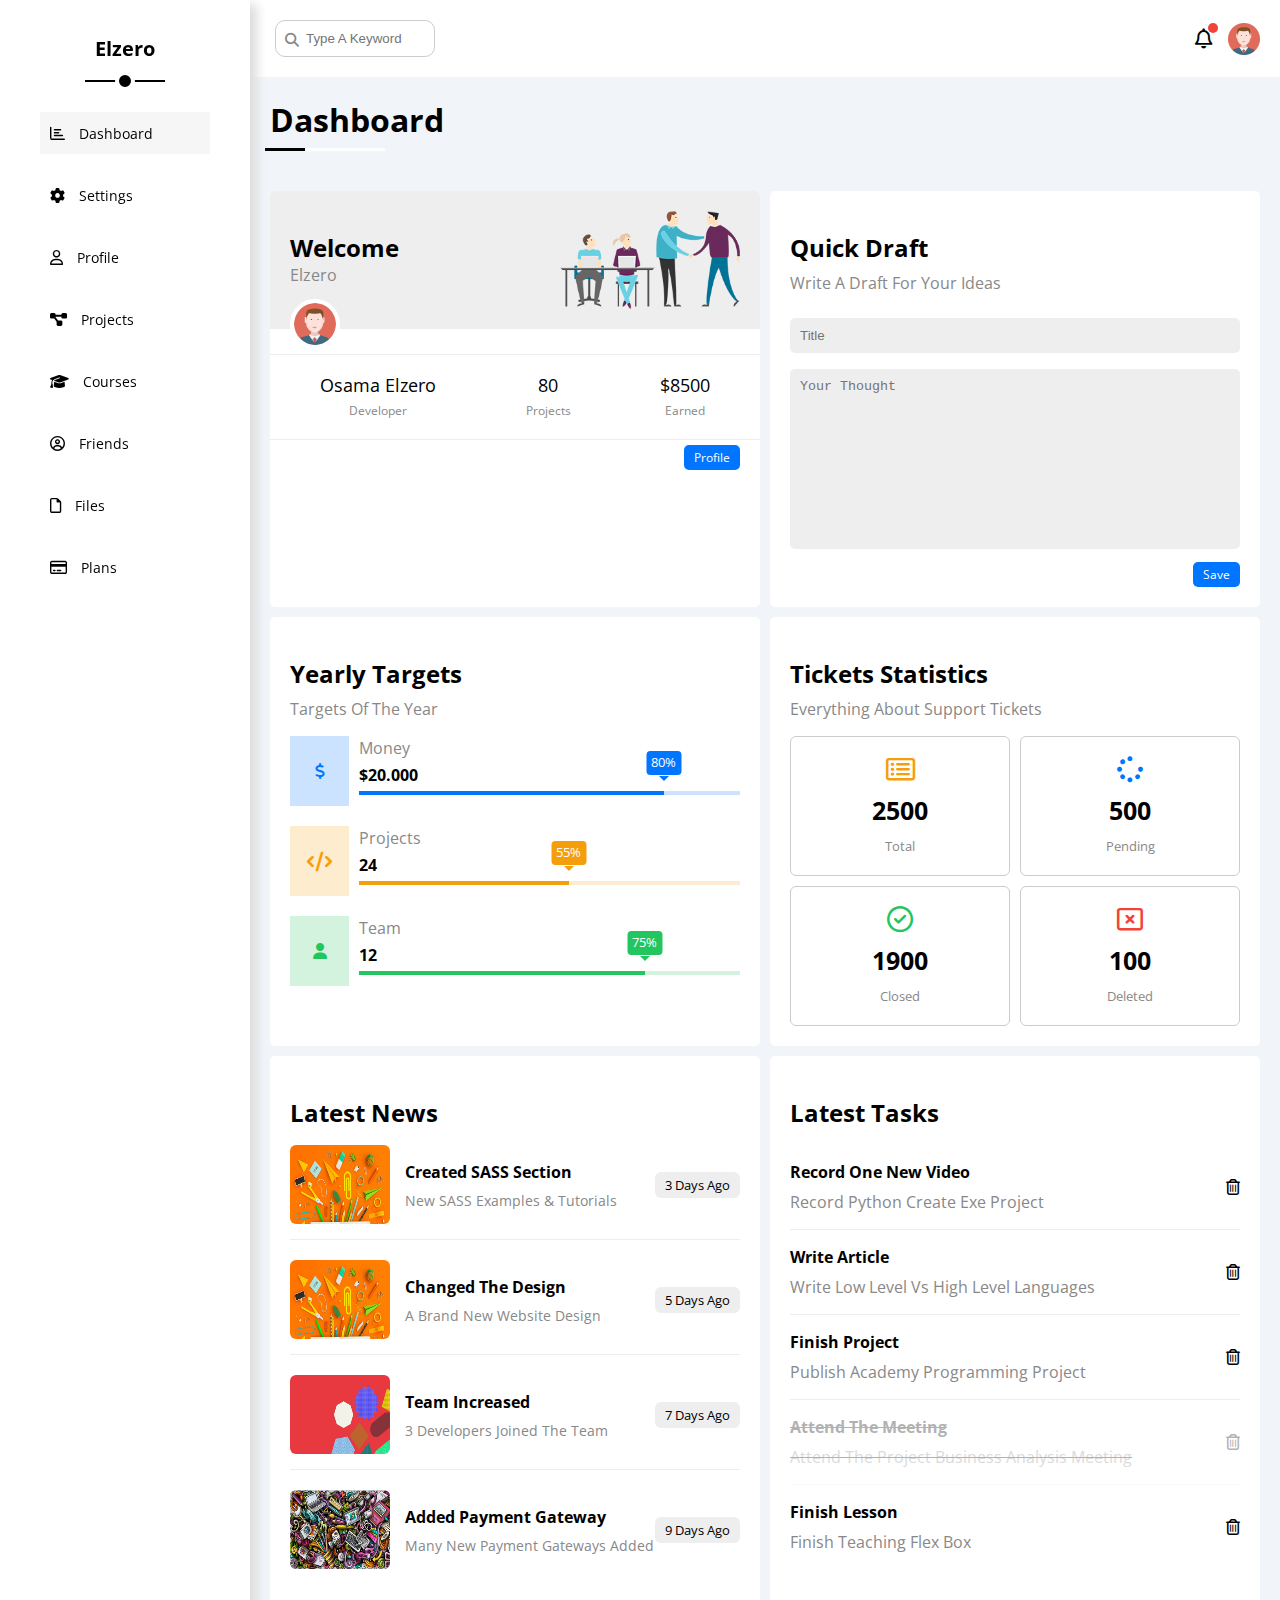
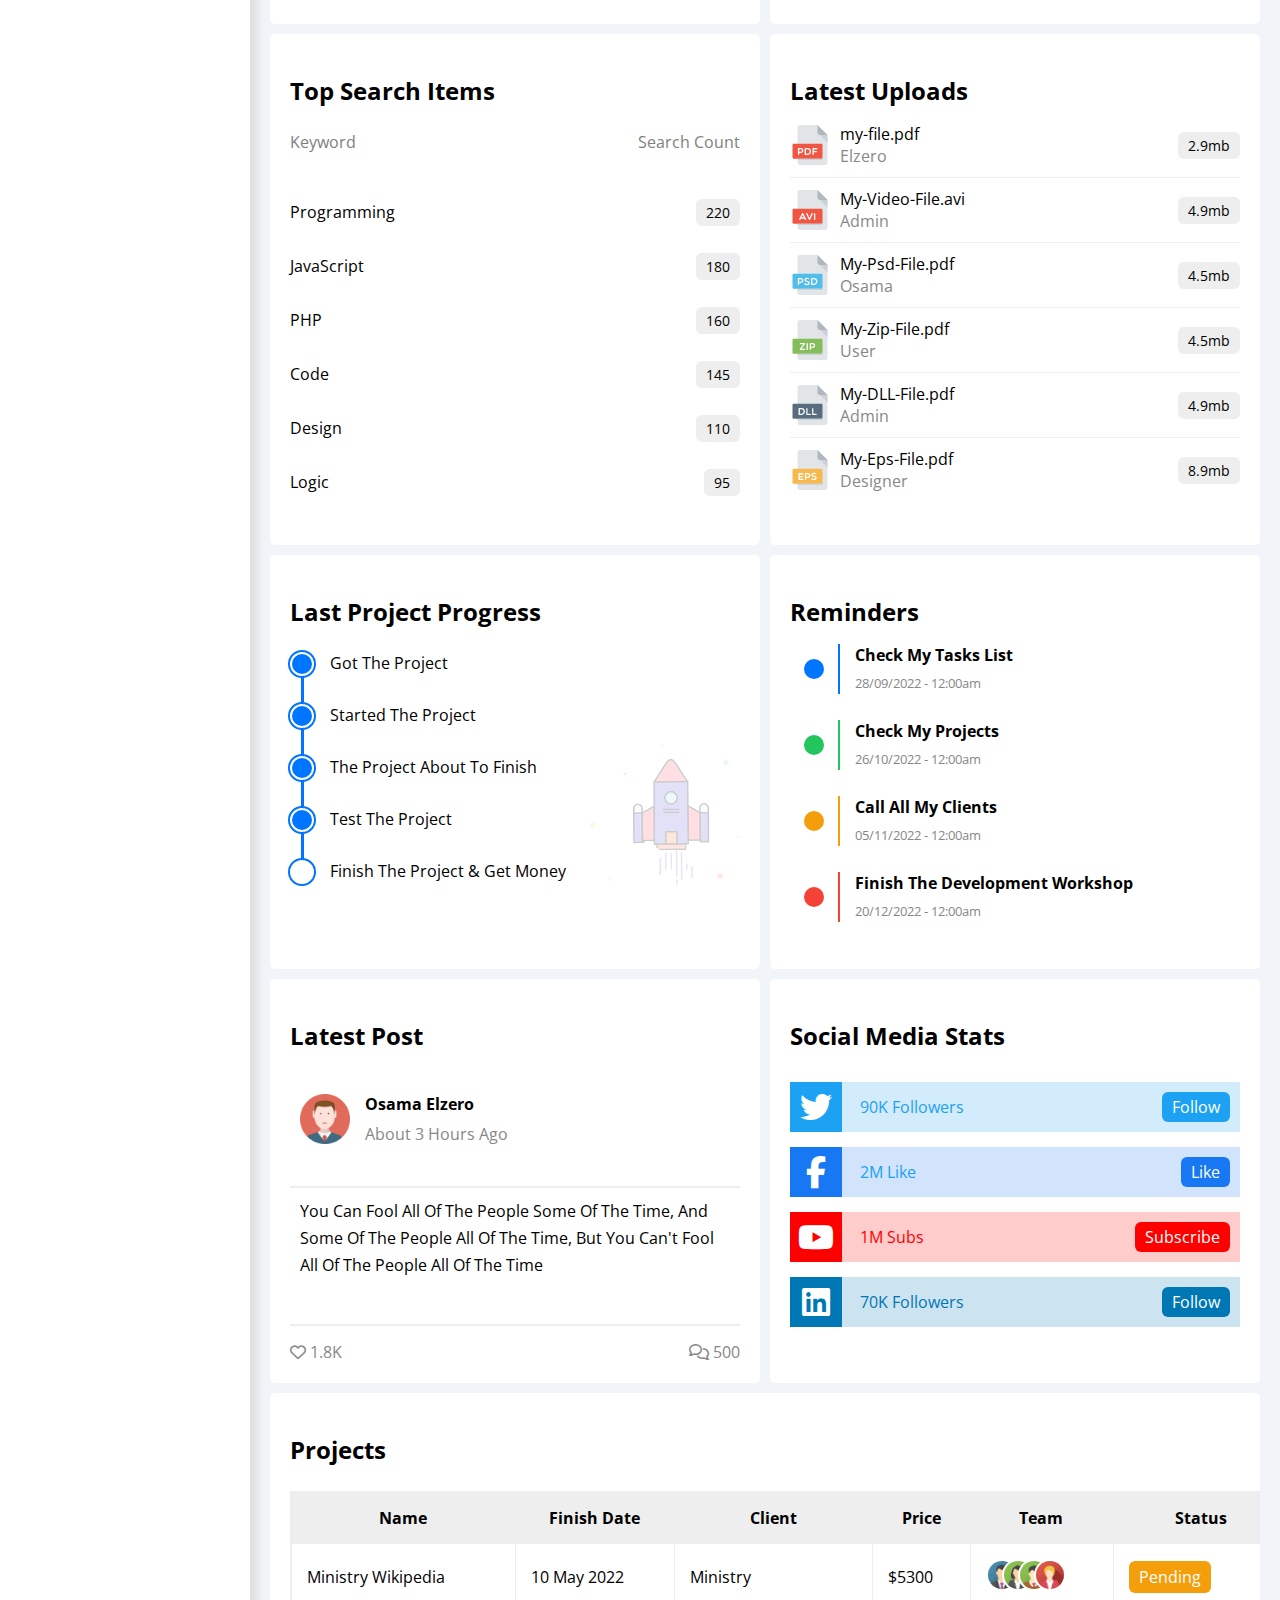
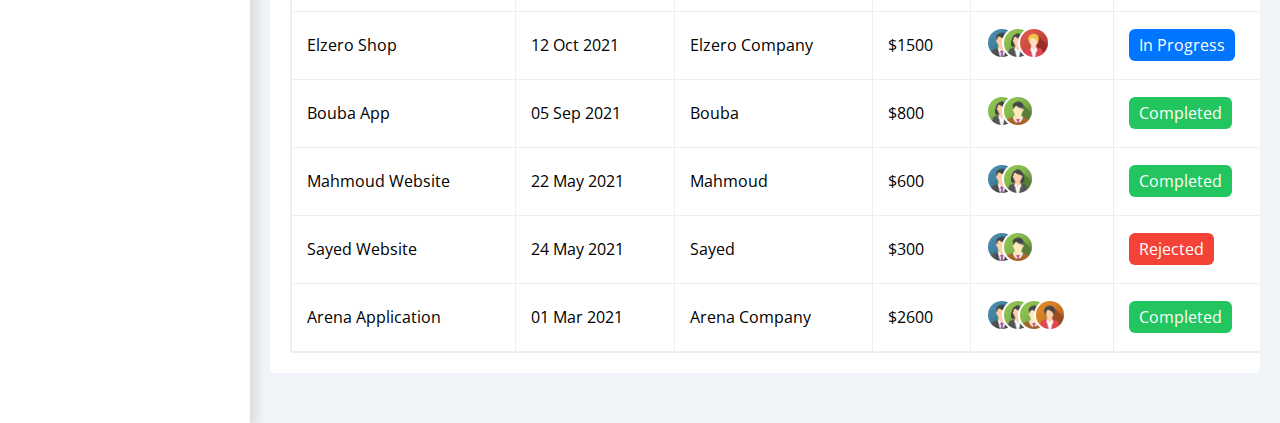
<file: index.html>
<!DOCTYPE html>

<html lang="en">

<head>
  <meta charset="UTF-8" />
  <meta http-equiv="X-UA-Compatible" content="IE=edge" />
  <meta name="viewport" content="width=device-width, initial-scale=1.0" />
  <title>Dashboard</title>
  <link rel="stylesheet" href="css/all.min.css" />
  <link rel="stylesheet" href="css/dashboard.css" />
  <link rel="preconnect" href="https://fonts.googleapis.com" />
  <link rel="preconnect" href="https://fonts.gstatic.com" crossorigin />
  <link href="https://fonts.googleapis.com/css2?family=Open+Sans:wght@300;500&#038;display=swap" rel="stylesheet" />
</head>


  <body>

    <div class="page">

    <div class="sidebar">
      <h3>Elzero</h3>
      <ul>
        <li>
          <a class="active" href="index.html">
            <i class="fa-regular fa-chart-bar"></i>
            <span>Dashboard</span>
          </a>
        </li>
        <li>
          <a href="settings.html">
            <i class="fa-solid fa-gear"></i>
            <span>Settings</span>
          </a>
        </li>
        <li>
          <a  href="profile.html">
            <i class="fa-regular fa-user"></i>
            <span>Profile</span>
          </a>
        </li>
        <li>
          <a  href="projects.html">
            <i class="fa-solid fa-diagram-project"></i>
            <span>Projects</span>
          </a>
        </li>
        <li>
          <a  href="courses.html">
            <i class="fa-solid fa-graduation-cap"></i>
            <span>Courses</span>
          </a>
        </li>
        <li>
          <a href="friends.html">
            <i class="fa-regular fa-circle-user"></i>
            <span>Friends</span>
          </a>
        </li>
        <li>
          <a href="files.html">
            <i class="fa-regular fa-file"></i>
            <span>Files</span>
          </a>
        </li>
        <li>
          <a  href="plans.html">
            <i class="fa-regular fa-credit-card"></i>
            <span>Plans</span>
          </a>
        </li>
      </ul>

    </div>
    

    <div class="container">
      
      <div class="header">

        <div class="search-wrapper">
        <input type="search" placeholder="Type A Keyword">
        </div>

        <div class="icon">
          <span class="notification">
            <i class="fa-regular fa-bell fa-lg"></i>
          </span>

          <img class="prof" decoding="async" src="imgs/avatar.png" alt="avatar">
        </div>

      </div>

      <h1>Dashboard</h1>
      <div class="dashboard content">

        <div class="first">

         <div class="welcome">
          <div class="text">
          <h2>welcome</h2>
          <p>Elzero</p>
          </div>

          <img decoding="async" src="imgs/welcome.png" alt="welcome">
        </div>

        <div class="avatar">
          <img decoding="async" src="imgs/avatar.png" alt="avatar">
        </div>

        <div class="achi">
          <div>
          <h3>Osama Elzero</h3>
          <p>Developer<p>
          </div>

          <div>
          <h3>80</h3>
          <p>Projects</p>
          </div>

          <div>
          <h3>$8500</h3>
          <p>Earned</p>
          </div>
        </div>
        <div class="link"><a href="profile.html">profile</a></div>

        </div>

        <div class="second">
           <div class="text">
            <h2> Quick Draft</h2>
            <p>Write A Draft For Your Ideas</p>
            </div>
            <input class="title" type="text" placeholder="Title">
            <textarea class="thought"  placeholder="Your Thought"></textarea>
            <div class="link"><a href="profile.html">save</a></div>
        </div>

        <div class="third">
          <div class="text">
            <h2> yearly targets</h2>
            <p>targets of the year</p>
          </div>  

          <div class="box first-element">
            <div class="icon"><i class="fa-solid fa-dollar-sign"></i></div>
              <div class="stat">
                <p>money</p>
                <h4>$20.000</h4>
                <div class="percent"><div></div></div>
              </div>

            </div>

            <div class="box second-element">
              <div class="icon"><i class="fa-solid fa-code fa-lg c-orange"></i></div>
                <div class="stat">
                  <p>projects</p>
                  <h4>24</h4>
                  <div class="percent"><div></div></div>
                </div>
  
              </div>
  
              <div class="box third-element">
                <div class="icon"><i class="fa-solid fa-user"></i></div>
                  <div class="stat">
                    <p>team</p>
                    <h4>12</h4>
                    <div class="percent"><div></div></div>
                  </div>
    
                </div>
            </div>

       
        <div class="fourth">
          <div class="text">
            <h2>tickets statistics</h2>
            <p>everything about support tickets</p>
            </div>

            <div class="rec">
              <div class="box fst">
                <i class="fa-regular fa-rectangle-list fa-2x mb-10 c-orange"></i>
                <span>2500</span>
                Total
              </div>

              <div class="box snd">
                <i class="fa-solid fa-spinner fa-2x mb-10 c-blue"></i>
                <span>500</span>
                Pending
              </div>

              <div class="box trd p-20 rad-10 fs-13 c-grey">
                <i class="fa-regular fa-circle-check fa-2x mb-10 c-green"></i>
                <span>1900</span>
                Closed
              </div>

              <div class="box fth p-20 rad-10 fs-13 c-grey">
                <i class="fa-regular fa-rectangle-xmark fa-2x mb-10 c-red"></i>
                <span>100</span>
                Deleted
              </div>

            </div>

        </div>


        <div class="fifth">
          <div class="text">
            <h2>latest news</h2>
          </div>

          <ul>

           <li>
            <div class="box1">
              <img class="image" decoding="async" src="imgs/news-02.png">
              <div class="text"> 
              <h3>Created SASS Section</h3>
              <p>New SASS Examples & Tutorials</p>
              </div>
            </div>
            <div class="date">3 days ago</div>
           </li>
           
           <li>
            <div class="box1">
              <img class="image" decoding="async" src="imgs/news-02.png">
              <div class="text"> 
              <h3>Changed The Design</h3>
              <p>A Brand New Website Design</p>
              </div>
            </div>
            <div class="date">5 days ago</div>
           </li>

           <li>
            <div class="box1">
              <img class="image" decoding="async" src="imgs/news-03.png">
              <div class="text"> 
              <h3>Team Increased</h3>
              <p>3 Developers Joined The Team</p>
              </div>
            </div>
            <div class="date">7 days ago</div>
           </li>

           <li>
            <div class="box1">
              <img class="image" decoding="async" src="imgs/news-04.png">
              <div class="text"> 
              <h3>Added Payment Gateway</h3>
              <p>Many New Payment Gateways Added</p>
              </div>
            </div>
            <div class="date">9 days ago</div>
           </li>

          </ul>

        </div>



        <div class="sixth">
          <div class="text">
            <h2>latest tasks</h2>
          </div>
          <ul>
            <li>
              <div class="text">
              <h3>Record One New Video</h3>
              <p>Record Python Create Exe Project</p>
              </div>
              <i class="fa-regular fa-trash-can delete"></i>
            </li>


            <li>
              <div class="text">
              <h3>Write Article</h3>
              <p>Write Low Level vs High Level Languages</p>
              </div>
              <i class="fa-regular fa-trash-can delete"></i>
            </li>

            <li>
              <div class="text">
              <h3>Finish Project</h3>
              <p>Publish Academy Programming Project</p>
              </div>
              <i class="fa-regular fa-trash-can delete"></i>
            </li>

            <li class="cancelled">
              <div class="text">
              <h3>Attend The Meeting</h3>
              <p>Attend The Project Business Analysis Meeting</p>
              </div>
              <i class="fa-regular fa-trash-can delete"></i>
            </li>

            <li>
              <div class="text">
              <h3>Finish Lesson</h3>
              <p>Finish Teaching Flex Box</p>
              </div>
              <i class="fa-regular fa-trash-can delete"></i>
            </li>


          </ul>

        </div>


        <div class="seventh">
          <div class="text">
            <h2>Top Search Items</h2>
          </div>
          <div class="key">
            <p>keyword</p>
            <p>Search Count</p>
          </div>

          <ul>
            <li>
              <p>Programming</p>
              <div class="stat">220</div>
            </li>

            <li>
              <p>JavaScript</p>
              <div class="stat">180</div>
            </li>
            <li>
              <p>PHP</p>
              <div class="stat">160</div>
            </li>

            <li>
              <p>Code</p>
              <div class="stat">145</div>
            </li>

            <li>
              <p>Design</p>
              <div class="stat">110</div>
            </li>

            <li>
              <p>Logic</p>
              <div class="stat">95</div>
            </li>

          </ul>
        </div>



        <div class="eighth">
          <div class="text">
            <h2>latest uploads</h2>
          </div>

          <ul>

            <li>
             <div class="files">
              <img  class="image"  decoding="async" src="imgs/pdf.svg" alt="pdf-file">
              <div class="name">
                <p>my-file.pdf</p>
                <p>Elzero</p>
              </div>
             </div>
              <div class="stat">2.9mb</div>
            </li>

            <li>
              <div class="files">
               <img  class="image"  decoding="async" src="imgs/avi.svg" alt="video-file">
               <div class="name">
                 <p>My-Video-File.avi</p>
                 <p>Admin</p>
               </div>
              </div>
               <div class="stat">4.9mb</div>
             </li>

             <li>
              <div class="files">
               <img  class="image"  decoding="async" src="imgs/psd.svg" alt="pdf-file">
               <div class="name">
                 <p>My-Psd-File.pdf</p>
                 <p>Osama</p>
               </div>
              </div>
               <div class="stat">4.5mb</div>
             </li>

             <li>
              <div class="files">
               <img  class="image"  decoding="async" src="imgs/zip.svg" alt="zip-file">
               <div class="name">
                 <p>My-Zip-File.pdf</p>
                 <p>User</p>
               </div>
              </div>
               <div class="stat">4.5mb</div>
             </li>

             <li>
              <div class="files">
               <img  class="image"  decoding="async" src="imgs/dll.svg" alt="dll-file">
               <div class="name">
                 <p>My-DLL-File.pdf</p>
                 <p>Admin</p>
               </div>
              </div>
               <div class="stat">4.9mb</div>
             </li>

             <li>
              <div class="files">
               <img  class="image"  decoding="async" src="imgs/eps.svg" alt="eps-file">
               <div class="name">
                 <p>My-Eps-File.pdf</p>
                 <p>Designer</p>
               </div>
              </div>
               <div class="stat">8.9mb</div>
             </li>


          </ul>
        </div>



        <div class="ninth">
          <div class="text">
            <h2>Last Project Progress</h2>
          </div>
     <div class="info">
          <ul>

            <li>
              <p>got the project</p>
            </li>

            <li>
              <p>Started The Project</p>
            </li>


            <li>
              <p>The Project About To Finish</p>
            </li>


            <li>
              <p>Test The Project</p>
            </li>


            <li>
              <p>Finish The Project & Get Money</p>
            </li>

          </ul>
          <img class="image" decoding="async" src="imgs/project.png" alt="image">

     </div>
        </div>

        <div class="tenth">
          <div class="text">
            <h2>reminders</h2>
          </div>
          <ul>

            <li>
              <div class="square"><div></div></div>
              <div class="text">
                <h3>Check My Tasks List</h3>
                <p>28/09/2022 - 12:00am</p>
              </div>
            </li>

            <li>
              <div class="square"><div></div></div>
              <div class="text">
                <h3>Check My Projects</h3>
                <p>26/10/2022 - 12:00am</p>
              </div>
            </li>

            <li>
              <div class="square"><div></div></div>
              <div class="text">
                <h3>Call All My Clients</h3>
                <p>05/11/2022 - 12:00am</p>
              </div>
            </li>

            <li>
              <div class="square"><div></div></div>
              <div class="text">
                <h3>Finish The Development Workshop</h3>
                <p>20/12/2022 - 12:00am</p>
              </div>
            </li>


          </ul>
        </div>

        <div class="eleventh">
          <div class="text">
            <h2>latest post</h2>
          </div>
          <div class="prof">
           <img class="image" decoding="async" src="imgs/avatar.png">
            <div class="text">
              <h3>Osama Elzero</h3>
              <p>About 3 Hours Ago</p>
            </div>
          </div>

          <div class="info">
            You Can Fool All Of The People Some Of The Time, And Some Of The People All Of The Time, But You Can't Fool All Of The People All Of The Time
          </div>
          
          <div class="reacts">
            <div class="likes">
              <i class="fa-regular fa-heart"></i>
              <span>1.8K</span>
            </div>

            <div class="likes">
              <i class="fa-regular fa-comments"></i>
              <span>500</span>
            </div>

          </div>

        </div>

        <div class="twenth">
          <div class="text">
            <h2>social media stats</h2>
          </div>

          <div class="twitt">
            
              <i  class="fa-brands fa-twitter fa-2x c-white h-full center-flex"></i>
              <span>90K Followers</span>
           

            <a class="btn">Follow</a>
          </div>


          <div class="face">
            
            <i class="fa-brands fa-facebook-f fa-2x c-white h-full center-flex"></i>
            <span>2M Like</span>
         

          <a class="btn">Like</a>
        </div>

        <div class="youtube">
            
          <i class="fa-brands fa-youtube fa-2x c-white h-full center-flex"></i>
          <span>1M Subs</span>
       

        <a class="btn">Subscribe</a>
      </div>

      <div class="linkedin">
        
        <i class="fa-brands fa-linkedin fa-2x c-white h-full center-flex"></i>
        <span>70K Followers</span>
     

      <a class="btn">Follow</a>
    </div>


        </div>


        <div class="project">
          <div class="text">
            <h2>projects</h2>
          </div>

          <table>
            <thead>
              <tr>
                <th>Name</th>
                <th>Finish Date</th>
                <th>Client</th>
                <th>Price</th>
                <th>Team</th>
                <th>Status</th>
              </tr>
            </thead>
            <tbody>
            <tr>
              <td>Ministry Wikipedia	</td>
              <td>10 May 2022	</td>
              <td>Ministry</td>
              <td>$5300</td>
              <td class="image">
                <img src="imgs/team-01.png" alt="">
                <img src="imgs/team-02.png" alt="">
                <img src="imgs/team-03.png" alt="">
                <img src="imgs/team-05.png" alt="">
              </td>
              <td><div class="btn">Pending</div></td>
            </tr>

            <tr>
              <td>Elzero Shop</td>
              <td>12 Oct 2021	</td>
              <td>Elzero Company	</td>
              <td>$1500	</td>
              <td class="image">
                <img src="imgs/team-01.png" alt="">
                <img src="imgs/team-02.png" alt="">
                <img src="imgs/team-05.png" alt="">
              </td>
              <td><div class="btn">In Progress</div></td>
            </tr>

            
            <tr>
              <td>Bouba App	</td>
              <td>05 Sep 2021	</td>
              <td>Bouba</td>
              <td>$800	</td>
              <td class="image">
                <img src="imgs/team-02.png" alt="">
                <img src="imgs/team-03.png" alt="">
              </td>
              <td><div class="btn">Completed</div></td>
            </tr>

            <tr>
              <td>Mahmoud Website	</td>
              <td>22 May 2021	</td>
              <td>Mahmoud</td>
              <td>$600</td>
              <td class="image">
                <img src="imgs/team-01.png" alt="">
                <img src="imgs/team-02.png" alt="">
              </td>
              <td><div class="btn">Completed</div></td>
            </tr>

            <tr>
              <td>Sayed Website	</td>
              <td>24 May 2021	</td>
              <td>Sayed</td>
              <td>$300</td>
              <td class="image">
                <img src="imgs/team-01.png" alt="">
                <img src="imgs/team-03.png" alt="">
              </td>
              <td><div class="btn">Rejected</div></td>
            </tr>

            <tr>
              <td>Arena Application		</td>
              <td>01 Mar 2021	</td>
              <td>Arena Company	</td>
              <td>$2600	</td>
              <td class="image">
                <img src="imgs/team-01.png" alt="">
                <img src="imgs/team-02.png" alt="">
                <img src="imgs/team-03.png" alt="">
                <img src="imgs/team-04.png" alt="">
              </td>
              <td><div class="btn">Completed</div></td>
            </tr>

            </tbody>

          </table>

        </div>

      </div>

    </div>


    </div>
  
  </body>

  </html>
</file>
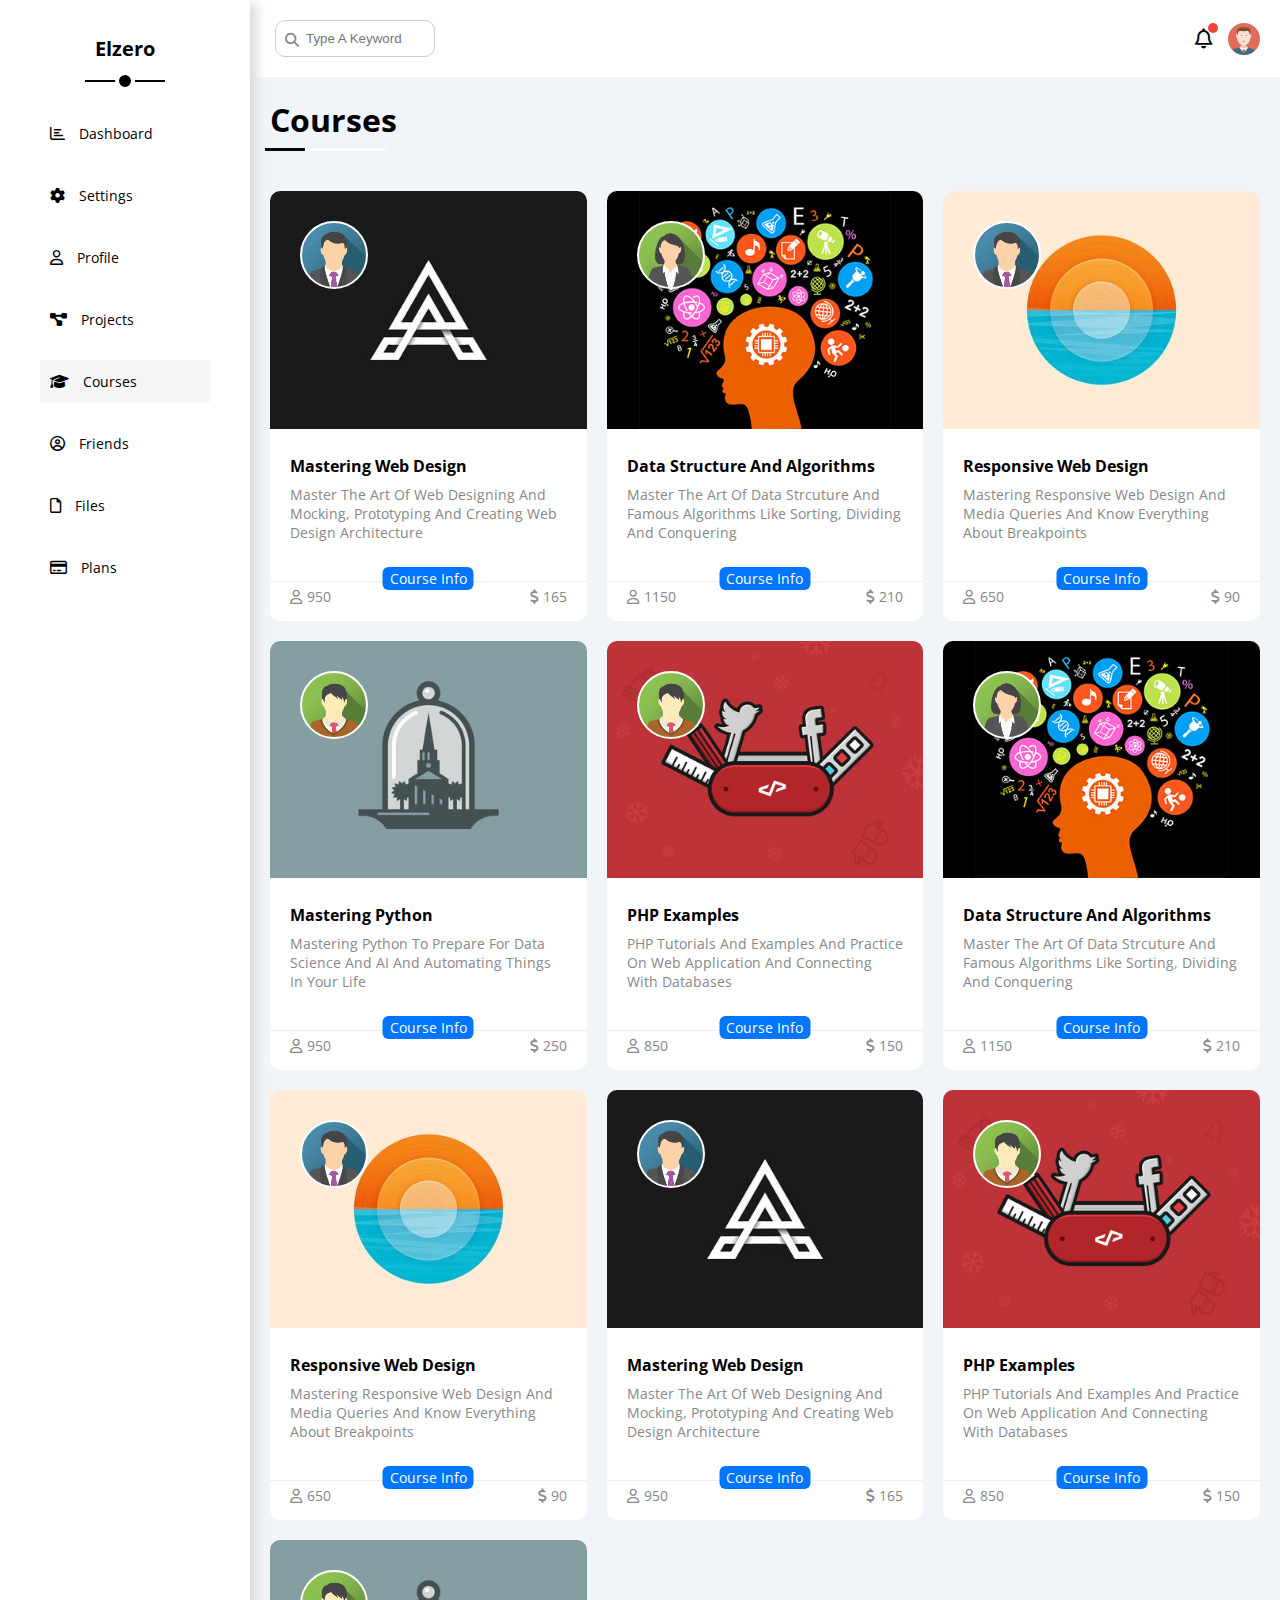
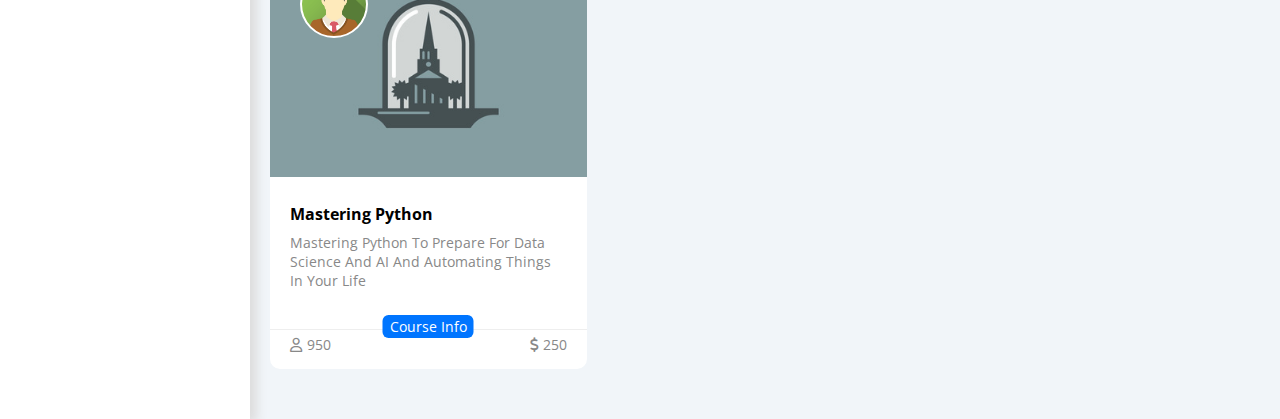
<file: courses.html>
<!DOCTYPE html>

<html lang="en">

<head>
  <meta charset="UTF-8" />
  <meta http-equiv="X-UA-Compatible" content="IE=edge" />
  <meta name="viewport" content="width=device-width, initial-scale=1.0" />
  <title>Courses</title>
  <link rel="stylesheet" href="css/all.min.css" />
  <link rel="stylesheet" href="css/courses.css" />
  <link rel="preconnect" href="https://fonts.googleapis.com" />
  <link rel="preconnect" href="https://fonts.gstatic.com" crossorigin />
  <link href="https://fonts.googleapis.com/css2?family=Open+Sans:wght@300;500&#038;display=swap" rel="stylesheet" />
</head>


  <body>

    <div class="page">

    <div class="sidebar">
      <h3>Elzero</h3>
      <ul>
        <li>
          <a  href="index.html">
            <i class="fa-regular fa-chart-bar"></i>
            <span>Dashboard</span>
          </a>
        </li>
        <li>
          <a  href="settings.html">
            <i class="fa-solid fa-gear"></i>
            <span>Settings</span>
          </a>
        </li>
        <li>
          <a  href="profile.html">
            <i class="fa-regular fa-user"></i>
            <span>Profile</span>
          </a>
        </li>
        <li>
          <a   href="projects.html">
            <i class="fa-solid fa-diagram-project"></i>
            <span>Projects</span>
          </a>
        </li>
        <li>
          <a class="active" href="courses.html">
            <i class="fa-solid fa-graduation-cap"></i>
            <span>Courses</span>
          </a>
        </li>
        <li>
          <a href="friends.html">
            <i class="fa-regular fa-circle-user"></i>
            <span>Friends</span>
          </a>
        </li>
        <li>
          <a href="files.html">
            <i class="fa-regular fa-file"></i>
            <span>Files</span>
          </a>
        </li>
        <li>
          <a  href="plans.html">
            <i class="fa-regular fa-credit-card"></i>
            <span>Plans</span>
          </a>
        </li>
      </ul>

    </div>
    

    <div class="container">
      
      <div class="header">

        <div class="search-wrapper">
        <input type="search" placeholder="Type A Keyword">
        </div>

        <div class="icon">
          <span class="notification">
            <i class="fa-regular fa-bell fa-lg"></i>
          </span>

          <img class="prof" decoding="async" src="imgs/avatar.png" alt="avatar">
        </div>

      </div>

      <h1>Courses</h1>
      <div class="courses content">


        <div>
            <img class="image" decoding="async" src="imgs/course-01.jpg">
          
            <div class="text">
            <h3>Mastering Web Design</h3>
            <p>Master The Art Of Web Designing And Mocking, Prototyping And Creating Web Design Architecture</p>
            </div>

            <div class="stats">
                <span><i class="fa-regular fa-user"></i>950</span>
                <span><i class="fa-solid fa-dollar-sign"></i>165</span>
            </div>
        </div>

        <div>
          <img class="image" decoding="async" src="imgs/course-02.jpg">
        
          <div class="text">
          <h3>Data Structure And Algorithms</h3>
          <p>Master The Art Of Data Strcuture And Famous Algorithms Like Sorting, Dividing And Conquering</p>
          </div>

          <div class="stats">
              <span><i class="fa-regular fa-user"></i>1150</span>
              <span><i class="fa-solid fa-dollar-sign"></i>210</span>
          </div>
      </div>

      <div>
        <img class="image" decoding="async" src="imgs/course-03.jpg">
      
        <div class="text">
        <h3>Responsive Web Design</h3>
        <p>Mastering Responsive Web Design And Media Queries And Know Everything About Breakpoints</p>
        </div>

        <div class="stats">
            <span><i class="fa-regular fa-user"></i>650</span>
            <span><i class="fa-solid fa-dollar-sign"></i>90</span>
        </div>
    </div>


    <div>
      <img class="image" decoding="async" src="imgs/course-04.jpg">
    
      <div class="text">
      <h3>Mastering Python</h3>
      <p>Mastering Python To Prepare For Data Science And AI And Automating Things in Your Life</p>
      </div>

      <div class="stats">
          <span><i class="fa-regular fa-user"></i>950</span>
          <span><i class="fa-solid fa-dollar-sign"></i>250</span>
      </div>
  </div>

  <div>
    <img class="image" decoding="async" src="imgs/course-05.jpg">
  
    <div class="text">
    <h3>PHP Examples</h3>
    <p>PHP Tutorials And Examples And Practice On Web Application And Connecting With Databases</p>
    </div>

    <div class="stats">
        <span><i class="fa-regular fa-user"></i>850</span>
        <span><i class="fa-solid fa-dollar-sign"></i>150</span>
    </div>
</div>

<div>
  <img class="image" decoding="async" src="imgs/course-02.jpg">

  <div class="text">
  <h3>Data Structure And Algorithms</h3>
  <p>Master The Art Of Data Strcuture And Famous Algorithms Like Sorting, Dividing And Conquering</p>
  </div>

  <div class="stats">
      <span><i class="fa-regular fa-user"></i>1150</span>
      <span><i class="fa-solid fa-dollar-sign"></i>210</span>
  </div>
</div>


<div>
  <img class="image" decoding="async" src="imgs/course-03.jpg">

  <div class="text">
  <h3>Responsive Web Design</h3>
  <p>Mastering Responsive Web Design And Media Queries And Know Everything About Breakpoints</p>
  </div>

  <div class="stats">
      <span><i class="fa-regular fa-user"></i>650</span>
      <span><i class="fa-solid fa-dollar-sign"></i>90</span>
  </div>
</div>

<div>
  <img class="image" decoding="async" src="imgs/course-01.jpg">

  <div class="text">
  <h3>Mastering Web Design</h3>
  <p>Master The Art Of Web Designing And Mocking, Prototyping And Creating Web Design Architecture</p>
  </div>

  <div class="stats">
      <span><i class="fa-regular fa-user"></i>950</span>
      <span><i class="fa-solid fa-dollar-sign"></i>165</span>
  </div>
</div>

<div>
  <img class="image" decoding="async" src="imgs/course-05.jpg">

  <div class="text">
  <h3>PHP Examples</h3>
  <p>PHP Tutorials And Examples And Practice On Web Application And Connecting With Databases</p>
  </div>

  <div class="stats">
      <span><i class="fa-regular fa-user"></i>850</span>
      <span><i class="fa-solid fa-dollar-sign"></i>150</span>
  </div>
</div>

<div>
  <img class="image" decoding="async" src="imgs/course-04.jpg">

  <div class="text">
  <h3>Mastering Python</h3>
  <p>Mastering Python To Prepare For Data Science And AI And Automating Things in Your Life</p>
  </div>

  <div class="stats">
      <span><i class="fa-regular fa-user"></i>950</span>
      <span><i class="fa-solid fa-dollar-sign"></i>250</span>
  </div>
</div>

      </div>

    </div>


    </div>
  
  </body>

  </html>
</file>
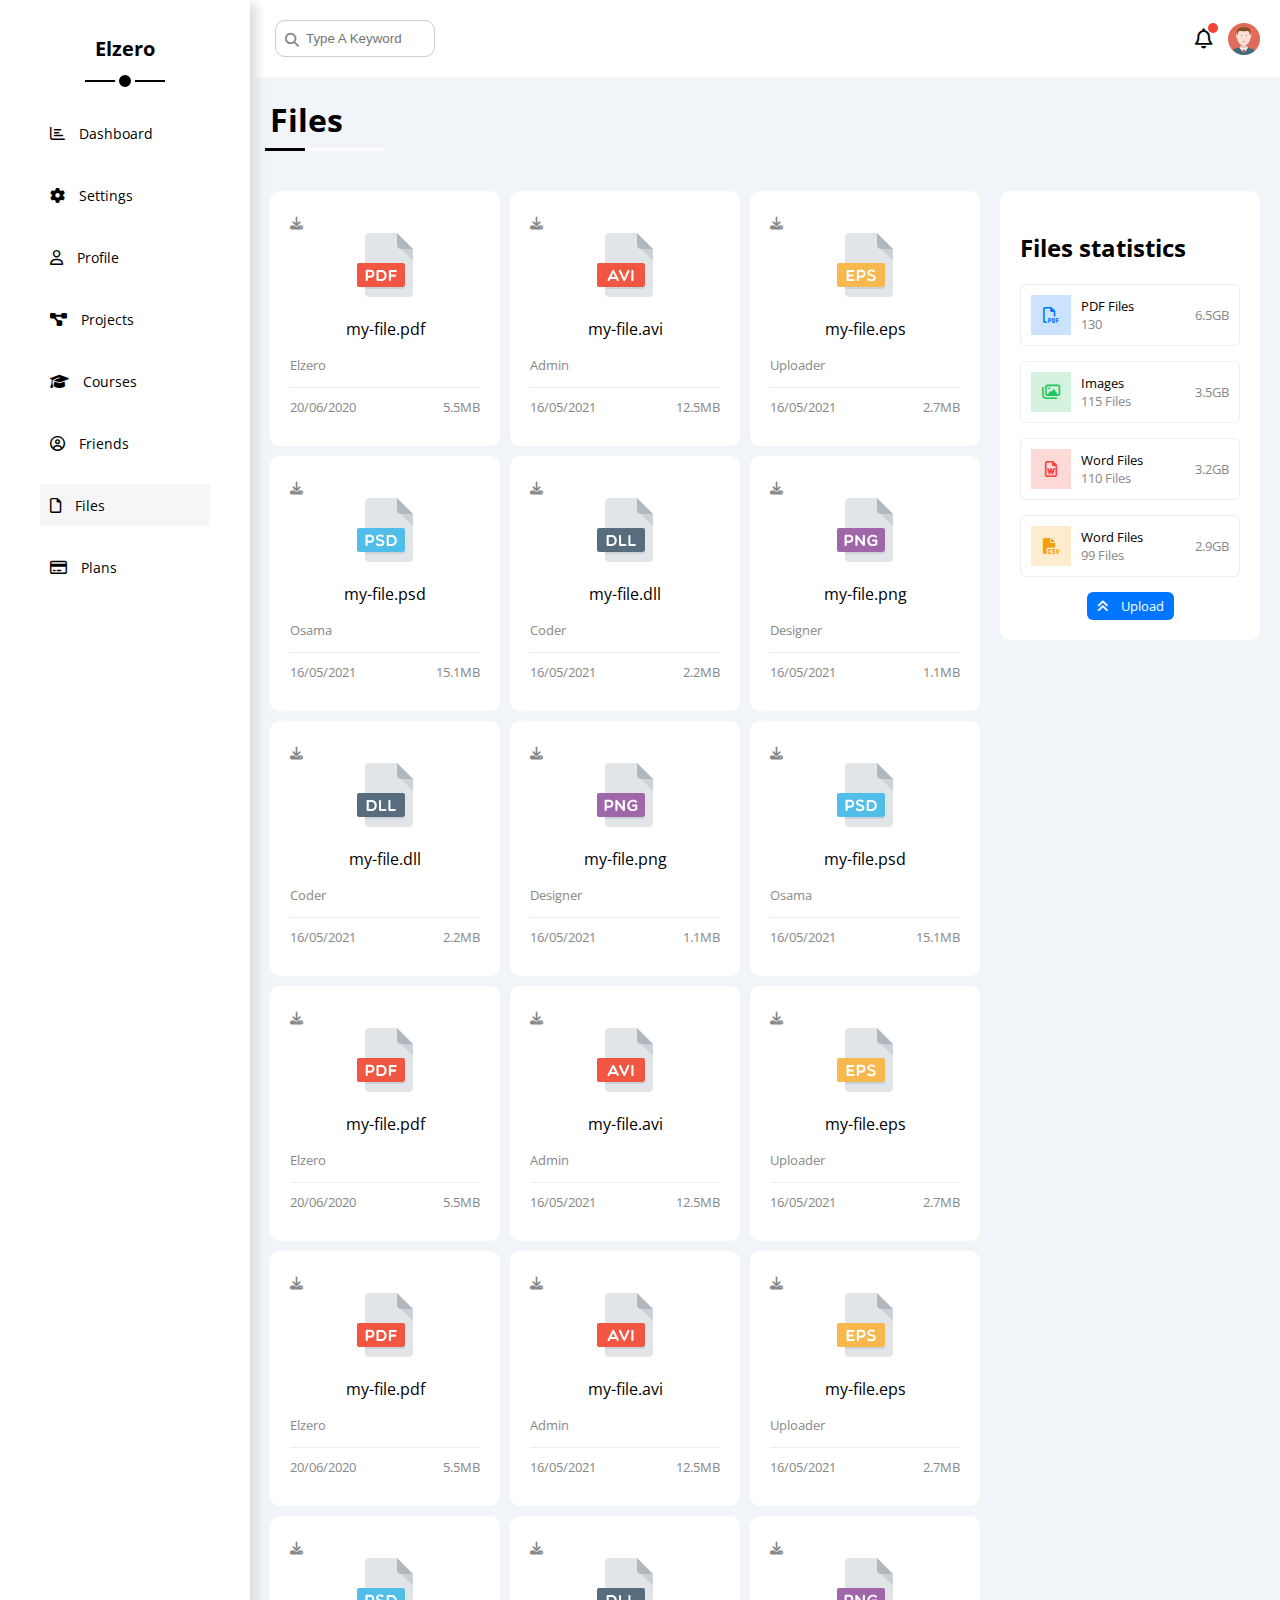
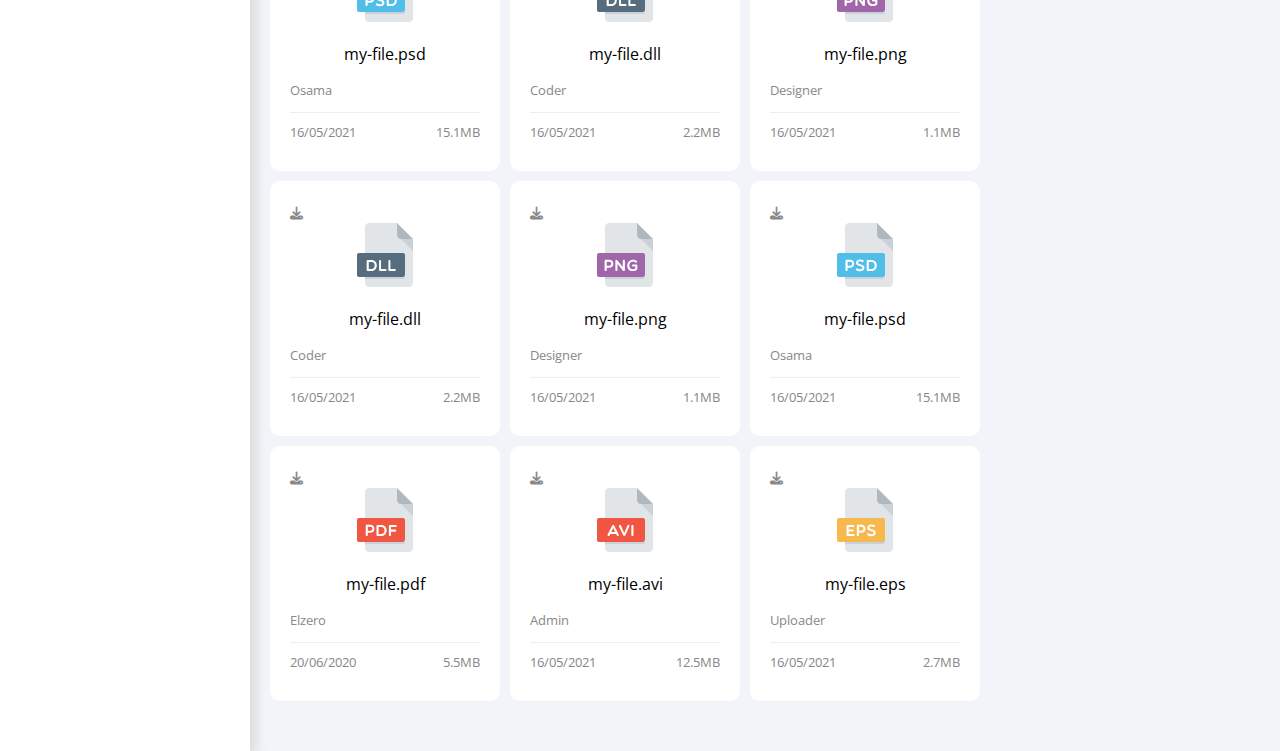
<file: files.html>
<!DOCTYPE html>

<html lang="en">

<head>
  <meta charset="UTF-8" />
  <meta http-equiv="X-UA-Compatible" content="IE=edge" />
  <meta name="viewport" content="width=device-width, initial-scale=1.0" />
  <title>Files</title>
  <link rel="stylesheet" href="css/all.min.css" />
  <link rel="stylesheet" href="css/files.css" />
  <link rel="preconnect" href="https://fonts.googleapis.com" />
  <link rel="preconnect" href="https://fonts.gstatic.com" crossorigin />
  <link href="https://fonts.googleapis.com/css2?family=Open+Sans:wght@300;500&#038;display=swap" rel="stylesheet" />
</head>


  <body>

    <div class="page">

    <div class="sidebar">
      <h3>Elzero</h3>
      <ul>
        <li>
          <a  href="index.html">
            <i class="fa-regular fa-chart-bar"></i>
            <span>Dashboard</span>
          </a>
        </li>
        <li>
          <a  href="settings.html">
            <i class="fa-solid fa-gear"></i>
            <span>Settings</span>
          </a>
        </li>
        <li>
          <a  href="profile.html">
            <i class="fa-regular fa-user"></i>
            <span>Profile</span>
          </a>
        </li>
        <li>
          <a   href="projects.html">
            <i class="fa-solid fa-diagram-project"></i>
            <span>Projects</span>
          </a>
        </li>
        <li>
          <a  href="courses.html">
            <i class="fa-solid fa-graduation-cap"></i>
            <span>Courses</span>
          </a>
        </li>
        <li>
          <a  href="friends.html">
            <i class="fa-regular fa-circle-user"></i>
            <span>Friends</span>
          </a>
        </li>
        <li>
          <a class="active" href="files.html">
            <i class="fa-regular fa-file"></i>
            <span>Files</span>
          </a>
        </li>
        <li>
          <a  href="plans.html">
            <i class="fa-regular fa-credit-card"></i>
            <span>Plans</span>
          </a>
        </li>
      </ul>

    </div>
    

    <div class="container">
      
      <div class="header">

        <div class="search-wrapper">
        <input type="search" placeholder="Type A Keyword">
        </div>

        <div class="icon">
          <span class="notification">
            <i class="fa-regular fa-bell fa-lg"></i>
          </span>

          <img class="prof" decoding="async" src="imgs/avatar.png" alt="avatar">
        </div>

      </div>

      <h1>Files</h1>
      <div class="files content">

      <div class="files-container">

        <div>
            <i class="fa-solid fa-download c-grey fs-13"></i>
            <div class="file">
                <img class="image" decoding="async" src="imgs/pdf.svg">
                <p>my-file.pdf</p>
            </div>
            <p class="c-grey fs-13">Elzero</p>
            
            <div class="date">
                <span>20/06/2020</span>
                <span>5.5MB</span>
            </div>

        </div>

        <div>
          <i class="fa-solid fa-download c-grey fs-13"></i>
          <div class="file">
              <img class="image" decoding="async" src="imgs/avi.svg">
              <p>my-file.avi</p>
          </div>
          <p class="c-grey fs-13">Admin</p>
          
          <div class="date">
              <span>16/05/2021</span>
              <span>12.5MB</span>
          </div>

      </div>


    <div>
      <i class="fa-solid fa-download c-grey fs-13"></i>
      <div class="file">
          <img class="image" decoding="async" src="imgs/eps.svg">
          <p>my-file.eps</p>
      </div>
      <p class="c-grey fs-13">Uploader</p>
      
      <div class="date">
          <span>16/05/2021</span>
          <span>2.7MB</span>
      </div>

  </div>

  <div>
    <i class="fa-solid fa-download c-grey fs-13"></i>
    <div class="file">
        <img class="image" decoding="async" src="imgs/psd.svg">
        <p>my-file.psd</p>
    </div>
    <p class="c-grey fs-13">Osama</p>
    
    <div class="date">
        <span>16/05/2021</span>
        <span>15.1MB</span>
    </div>

</div>


<div>
  <i class="fa-solid fa-download c-grey fs-13"></i>
  <div class="file">
      <img class="image" decoding="async" src="imgs/dll.svg">
      <p>my-file.dll</p>
  </div>
  <p class="c-grey fs-13">Coder</p>
  
  <div class="date">
      <span>16/05/2021</span>
      <span>2.2MB</span>
  </div>

</div>

<div>
  <i class="fa-solid fa-download c-grey fs-13"></i>
  <div class="file">
      <img class="image" decoding="async" src="imgs/png.svg">
      <p>my-file.png</p>
  </div>
  <p class="c-grey fs-13">Designer</p>
  
  <div class="date">
      <span>16/05/2021</span>
      <span>1.1MB</span>
  </div>

</div>


<div>
  <i class="fa-solid fa-download c-grey fs-13"></i>
  <div class="file">
      <img class="image" decoding="async" src="imgs/dll.svg">
      <p>my-file.dll</p>
  </div>
  <p class="c-grey fs-13">Coder</p>
  
  <div class="date">
      <span>16/05/2021</span>
      <span>2.2MB</span>
  </div>

</div>


<div>
  <i class="fa-solid fa-download c-grey fs-13"></i>
  <div class="file">
      <img class="image" decoding="async" src="imgs/png.svg">
      <p>my-file.png</p>
  </div>
  <p class="c-grey fs-13">Designer</p>
  
  <div class="date">
      <span>16/05/2021</span>
      <span>1.1MB</span>
  </div>

</div>

<div>
  <i class="fa-solid fa-download c-grey fs-13"></i>
  <div class="file">
      <img class="image" decoding="async" src="imgs/psd.svg">
      <p>my-file.psd</p>
  </div>
  <p class="c-grey fs-13">Osama</p>
  
  <div class="date">
      <span>16/05/2021</span>
      <span>15.1MB</span>
  </div>

</div>


<div>
  <i class="fa-solid fa-download c-grey fs-13"></i>
  <div class="file">
      <img class="image" decoding="async" src="imgs/pdf.svg">
      <p>my-file.pdf</p>
  </div>
  <p class="c-grey fs-13">Elzero</p>
  
  <div class="date">
      <span>20/06/2020</span>
      <span>5.5MB</span>
  </div>

</div>


<div>
  <i class="fa-solid fa-download c-grey fs-13"></i>
  <div class="file">
      <img class="image" decoding="async" src="imgs/avi.svg">
      <p>my-file.avi</p>
  </div>
  <p class="c-grey fs-13">Admin</p>
  
  <div class="date">
      <span>16/05/2021</span>
      <span>12.5MB</span>
  </div>

</div>

<div>
  <i class="fa-solid fa-download c-grey fs-13"></i>
  <div class="file">
      <img class="image" decoding="async" src="imgs/eps.svg">
      <p>my-file.eps</p>
  </div>
  <p class="c-grey fs-13">Uploader</p>
  
  <div class="date">
      <span>16/05/2021</span>
      <span>2.7MB</span>
  </div>

</div>


<div>
  <i class="fa-solid fa-download c-grey fs-13"></i>
  <div class="file">
      <img class="image" decoding="async" src="imgs/pdf.svg">
      <p>my-file.pdf</p>
  </div>
  <p class="c-grey fs-13">Elzero</p>
  
  <div class="date">
      <span>20/06/2020</span>
      <span>5.5MB</span>
  </div>

</div>


<div>
  <i class="fa-solid fa-download c-grey fs-13"></i>
  <div class="file">
      <img class="image" decoding="async" src="imgs/avi.svg">
      <p>my-file.avi</p>
  </div>
  <p class="c-grey fs-13">Admin</p>
  
  <div class="date">
      <span>16/05/2021</span>
      <span>12.5MB</span>
  </div>

</div>

<div>
  <i class="fa-solid fa-download c-grey fs-13"></i>
  <div class="file">
      <img class="image" decoding="async" src="imgs/eps.svg">
      <p>my-file.eps</p>
  </div>
  <p class="c-grey fs-13">Uploader</p>
  
  <div class="date">
      <span>16/05/2021</span>
      <span>2.7MB</span>
  </div>

</div>

<div>
  <i class="fa-solid fa-download c-grey fs-13"></i>
  <div class="file">
      <img class="image" decoding="async" src="imgs/psd.svg">
      <p>my-file.psd</p>
  </div>
  <p class="c-grey fs-13">Osama</p>
  
  <div class="date">
      <span>16/05/2021</span>
      <span>15.1MB</span>
  </div>

</div>



<div>
  <i class="fa-solid fa-download c-grey fs-13"></i>
  <div class="file">
      <img class="image" decoding="async" src="imgs/dll.svg">
      <p>my-file.dll</p>
  </div>
  <p class="c-grey fs-13">Coder</p>
  
  <div class="date">
      <span>16/05/2021</span>
      <span>2.2MB</span>
  </div>

</div>

<div>
  <i class="fa-solid fa-download c-grey fs-13"></i>
  <div class="file">
      <img class="image" decoding="async" src="imgs/png.svg">
      <p>my-file.png</p>
  </div>
  <p class="c-grey fs-13">Designer</p>
  
  <div class="date">
      <span>16/05/2021</span>
      <span>1.1MB</span>
  </div>

</div>


<div>
  <i class="fa-solid fa-download c-grey fs-13"></i>
  <div class="file">
      <img class="image" decoding="async" src="imgs/dll.svg">
      <p>my-file.dll</p>
  </div>
  <p class="c-grey fs-13">Coder</p>
  
  <div class="date">
      <span>16/05/2021</span>
      <span>2.2MB</span>
  </div>

</div>


<div>
  <i class="fa-solid fa-download c-grey fs-13"></i>
  <div class="file">
      <img class="image" decoding="async" src="imgs/png.svg">
      <p>my-file.png</p>
  </div>
  <p class="c-grey fs-13">Designer</p>
  
  <div class="date">
      <span>16/05/2021</span>
      <span>1.1MB</span>
  </div>

</div>

<div>
  <i class="fa-solid fa-download c-grey fs-13"></i>
  <div class="file">
      <img class="image" decoding="async" src="imgs/psd.svg">
      <p>my-file.psd</p>
  </div>
  <p class="c-grey fs-13">Osama</p>
  
  <div class="date">
      <span>16/05/2021</span>
      <span>15.1MB</span>
  </div>

</div>


<div>
  <i class="fa-solid fa-download c-grey fs-13"></i>
  <div class="file">
      <img class="image" decoding="async" src="imgs/pdf.svg">
      <p>my-file.pdf</p>
  </div>
  <p class="c-grey fs-13">Elzero</p>
  
  <div class="date">
      <span>20/06/2020</span>
      <span>5.5MB</span>
  </div>

</div>

<div>
  <i class="fa-solid fa-download c-grey fs-13"></i>
  <div class="file">
      <img class="image" decoding="async" src="imgs/avi.svg">
      <p>my-file.avi</p>
  </div>
  <p class="c-grey fs-13">Admin</p>
  
  <div class="date">
      <span>16/05/2021</span>
      <span>12.5MB</span>
  </div>

</div>

<div>
  <i class="fa-solid fa-download c-grey fs-13"></i>
  <div class="file">
      <img class="image" decoding="async" src="imgs/eps.svg">
      <p>my-file.eps</p>
  </div>
  <p class="c-grey fs-13">Uploader</p>
  
  <div class="date">
      <span>16/05/2021</span>
      <span>2.7MB</span>
  </div>

</div>



      </div>



      <div class="files-statistics">

      <h2>Files statistics</h2>

      <div>
        <i class="fa-regular fa-file-pdf fa-lg blue center-flex c-blue icon"></i>
        
        <div class="info">
            <span>PDF Files</span>
            <span class="c-grey d-block mt-5">130</span>
          </div>

          <div class="size c-grey">6.5GB</div>

      </div>

      <div>

        <i class="fa-regular fa-images fa-lg green center-flex c-green icon"></i>
        
        <div class="info">
            <span>Images</span>
            <span class="c-grey">115 Files</span>
          </div>

          <div class="size c-grey">3.5GB</div>

      </div>

      <div>

        <i class="fa-regular fa-file-word fa-lg"></i>
        <div class="info">
            <span>Word Files</span>
            <span class="c-grey">110 Files</span>
          </div>

          <div class="size c-grey">3.2GB</div>

      </div>

      <div>

        <i class="fa-solid fa-file-csv fa-lg"></i>
        <div class="info">
            <span>Word Files</span>
            <span class="c-grey">99 Files</span>
          </div>
          <div class="size c-grey">2.9GB</div>

      </div>

      <a class="upload bg-blue c-white fs-13 rad-6 d-block w-fit" href="#">
        <i class="fa-solid fa-angles-up icon"></i>
        Upload
      </a>


    </div>



      </div>

    </div>


    </div>
  
  </body>

  </html>
</file>
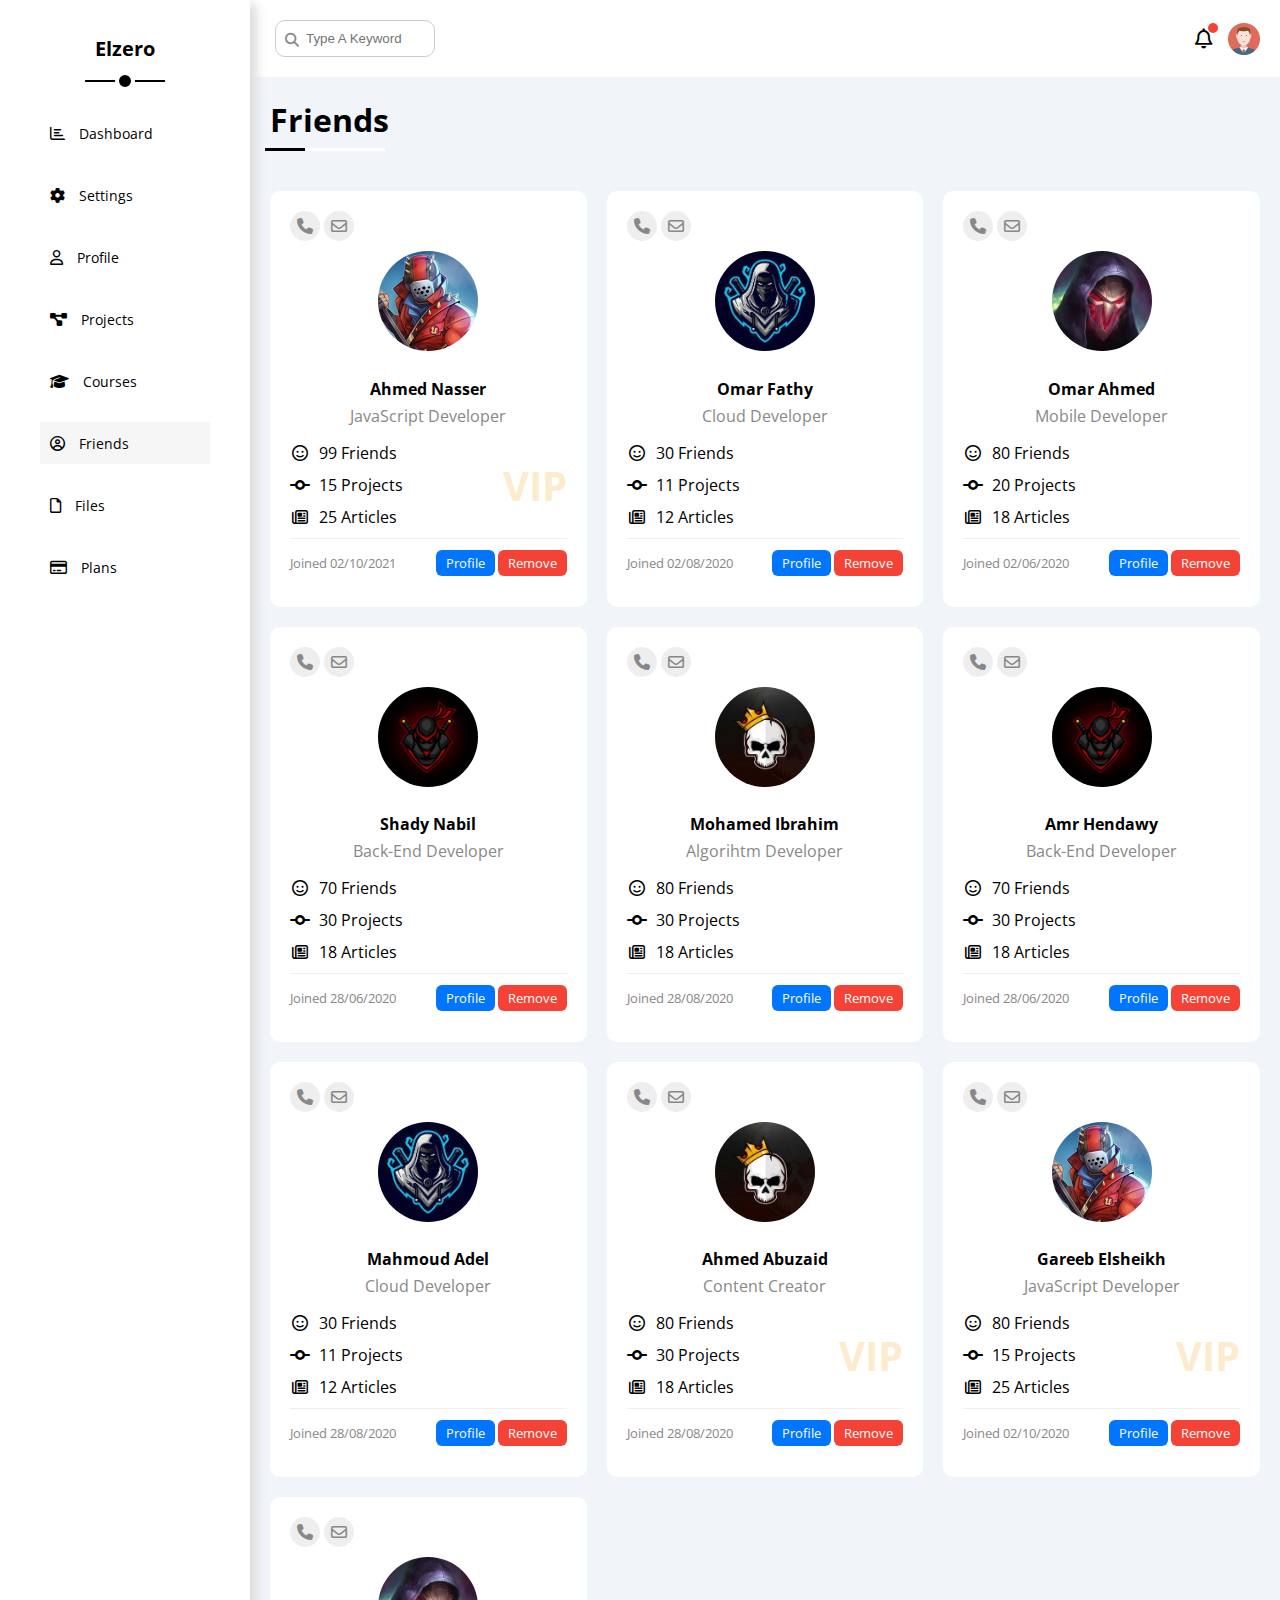
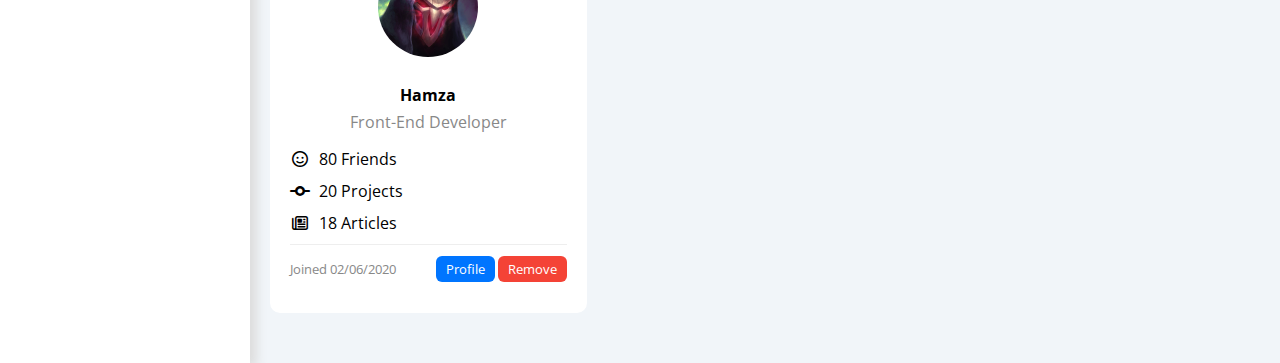
<file: friends.html>
<!DOCTYPE html>

<html lang="en">

<head>
  <meta charset="UTF-8" />
  <meta http-equiv="X-UA-Compatible" content="IE=edge" />
  <meta name="viewport" content="width=device-width, initial-scale=1.0" />
  <title>Friends</title>
  <link rel="stylesheet" href="css/all.min.css" />
  <link rel="stylesheet" href="css/friends.css" />
  <link rel="preconnect" href="https://fonts.googleapis.com" />
  <link rel="preconnect" href="https://fonts.gstatic.com" crossorigin />
  <link href="https://fonts.googleapis.com/css2?family=Open+Sans:wght@300;500&#038;display=swap" rel="stylesheet" />
</head>


  <body>

    <div class="page">

    <div class="sidebar">
      <h3>Elzero</h3>
      <ul>
        <li>
          <a  href="index.html">
            <i class="fa-regular fa-chart-bar"></i>
            <span>Dashboard</span>
          </a>
        </li>
        <li>
          <a  href="settings.html">
            <i class="fa-solid fa-gear"></i>
            <span>Settings</span>
          </a>
        </li>
        <li>
          <a  href="profile.html">
            <i class="fa-regular fa-user"></i>
            <span>Profile</span>
          </a>
        </li>
        <li>
          <a   href="projects.html">
            <i class="fa-solid fa-diagram-project"></i>
            <span>Projects</span>
          </a>
        </li>
        <li>
          <a  href="courses.html">
            <i class="fa-solid fa-graduation-cap"></i>
            <span>Courses</span>
          </a>
        </li>
        <li>
          <a class="active" href="friends.html">
            <i class="fa-regular fa-circle-user"></i>
            <span>Friends</span>
          </a>
        </li>
        <li>
          <a href="files.html">
            <i class="fa-regular fa-file"></i>
            <span>Files</span>
          </a>
        </li>
        <li>
          <a  href="plans.html">
            <i class="fa-regular fa-credit-card"></i>
            <span>Plans</span>
          </a>
        </li>
      </ul>

    </div>
    

    <div class="container">
      
      <div class="header">

        <div class="search-wrapper">
        <input type="search" placeholder="Type A Keyword">
        </div>

        <div class="icon">
          <span class="notification">
            <i class="fa-regular fa-bell fa-lg"></i>
          </span>

          <img class="prof" decoding="async" src="imgs/avatar.png" alt="avatar">
        </div>

      </div>

      <h1>Friends</h1>
      <div class="friends content">

        <div>
                <div class="contact">
                <i class="fa-solid fa-phone"></i>
                <i class="fa-regular fa-envelope"></i>
              </div>

                <div class="details">
                    <img class="image" decoding="async" src="imgs/friend-01.jpg">
                    <h4>Ahmed Nasser</h4>
                    <span>JavaScript Developer</span>
                </div>

                <div class="inform">

                    <div>
                   <i class="fa-regular fa-face-smile fa-fw"></i>
                    <span>99 Friends</span>
                </div>

                <div>
                    <i class="fa-solid fa-code-commit fa-fw"></i>
                     <span> 15 Projects</span>
                 </div>

                 <div>
                    <i class="fa-regular fa-newspaper fa-fw"></i>
                     <span>25 Articles</span>
                 </div>

                 <span class="vip">VIP</span>

                </div>
     
                <div class="act">
                    <span>Joined 02/10/2021</span>
                    <div class="links" >
                    <a href="profile.html">Profile</a>
                   <a href="#">Remove</a>
                </div>
                </div>
     
            </div>


            <div>
              <div class="contact">
              <i class="fa-solid fa-phone"></i>
              <i class="fa-regular fa-envelope"></i>
            </div>

              <div class="details">
                  <img class="image" decoding="async" src="imgs/friend-02.jpg">
                  <h4>Omar Fathy</h4>
                  <span>Cloud Developer</span>
              </div>

              <div class="inform">

                  <div>
                 <i class="fa-regular fa-face-smile fa-fw"></i>
                  <span>30 Friends</span>
              </div>

              <div>
                  <i class="fa-solid fa-code-commit fa-fw"></i>
                   <span> 11 Projects</span>
               </div>

               <div>
                  <i class="fa-regular fa-newspaper fa-fw"></i>
                   <span>12 Articles</span>
               </div>


              </div>
   
              <div class="act">
                  <span>Joined 02/08/2020</span>
                  <div class="links" >
                  <a href="profile.html">Profile</a>
                 <a href="#">Remove</a>
              </div>
              </div>
   
          </div>

    <div>
              <div class="contact">
              <i class="fa-solid fa-phone"></i>
              <i class="fa-regular fa-envelope"></i>
            </div>

              <div class="details">
                  <img class="image" decoding="async" src="imgs/friend-03.jpg">
                  <h4>Omar Ahmed</h4>
                  <span>Mobile Developer</span>
              </div>

              <div class="inform">

                  <div>
                 <i class="fa-regular fa-face-smile fa-fw"></i>
                  <span>80 Friends</span>
              </div>

              <div>
                  <i class="fa-solid fa-code-commit fa-fw"></i>
                   <span> 20 Projects</span>
               </div>

               <div>
                  <i class="fa-regular fa-newspaper fa-fw"></i>
                   <span>18 Articles</span>
               </div>


              </div>
   
              <div class="act">
                  <span>Joined 02/06/2020</span>
                  <div class="links" >
                  <a href="profile.html">Profile</a>
                 <a href="#">Remove</a>
              </div>
              </div>
   
     </div>

     <div>
      <div class="contact">
      <i class="fa-solid fa-phone"></i>
      <i class="fa-regular fa-envelope"></i>
    </div>

      <div class="details">
          <img class="image" decoding="async" src="imgs/friend-04.jpg">
          <h4>Shady Nabil</h4>
          <span>Back-End Developer</span>
      </div>

      <div class="inform">

          <div>
         <i class="fa-regular fa-face-smile fa-fw"></i>
          <span>70 Friends</span>
      </div>

      <div>
          <i class="fa-solid fa-code-commit fa-fw"></i>
           <span> 30 Projects</span>
       </div>

       <div>
          <i class="fa-regular fa-newspaper fa-fw"></i>
           <span>18 Articles</span>
       </div>


      </div>

      <div class="act">
          <span>Joined 28/06/2020</span>
          <div class="links" >
          <a href="profile.html">Profile</a>
         <a href="#">Remove</a>
      </div>
      </div>

</div>


<div>
  <div class="contact">
  <i class="fa-solid fa-phone"></i>
  <i class="fa-regular fa-envelope"></i>
</div>

  <div class="details">
      <img class="image" decoding="async" src="imgs/friend-05.jpg">
      <h4>Mohamed Ibrahim</h4>
      <span>Algorihtm Developer</span>
  </div>

  <div class="inform">

      <div>
     <i class="fa-regular fa-face-smile fa-fw"></i>
      <span>80 Friends</span>
  </div>

  <div>
      <i class="fa-solid fa-code-commit fa-fw"></i>
       <span> 30 Projects</span>
   </div>

   <div>
      <i class="fa-regular fa-newspaper fa-fw"></i>
       <span>18 Articles</span>
   </div>


  </div>

  <div class="act">
      <span>Joined 28/08/2020</span>
      <div class="links" >
      <a href="profile.html">Profile</a>
     <a href="#">Remove</a>
  </div>
  </div>

</div>

<div>
  <div class="contact">
  <i class="fa-solid fa-phone"></i>
  <i class="fa-regular fa-envelope"></i>
</div>

  <div class="details">
      <img class="image" decoding="async" src="imgs/friend-04.jpg">
      <h4>Amr Hendawy</h4>
      <span>Back-End Developer</span>
  </div>

  <div class="inform">

      <div>
     <i class="fa-regular fa-face-smile fa-fw"></i>
      <span>70 Friends</span>
  </div>

  <div>
      <i class="fa-solid fa-code-commit fa-fw"></i>
       <span> 30 Projects</span>
   </div>

   <div>
      <i class="fa-regular fa-newspaper fa-fw"></i>
       <span>18 Articles</span>
   </div>


  </div>

  <div class="act">
      <span>Joined 28/06/2020</span>
      <div class="links" >
      <a href="profile.html">Profile</a>
     <a href="#">Remove</a>
  </div>
  </div>

</div>


<div>
  <div class="contact">
  <i class="fa-solid fa-phone"></i>
  <i class="fa-regular fa-envelope"></i>
</div>

  <div class="details">
      <img class="image" decoding="async" src="imgs/friend-02.jpg">
      <h4>Mahmoud Adel</h4>
      <span>Cloud Developer</span>
  </div>

  <div class="inform">

      <div>
     <i class="fa-regular fa-face-smile fa-fw"></i>
      <span>30 Friends</span>
  </div>

  <div>
      <i class="fa-solid fa-code-commit fa-fw"></i>
       <span> 11 Projects</span>
   </div>

   <div>
      <i class="fa-regular fa-newspaper fa-fw"></i>
       <span>12 Articles</span>
   </div>


  </div>

  <div class="act">
      <span>Joined 28/08/2020</span>
      <div class="links" >
      <a href="profile.html">Profile</a>
     <a href="#">Remove</a>
  </div>
  </div>

</div>


<div>
  <div class="contact">
  <i class="fa-solid fa-phone"></i>
  <i class="fa-regular fa-envelope"></i>
</div>

  <div class="details">
      <img class="image" decoding="async" src="imgs/friend-05.jpg">
      <h4>Ahmed Abuzaid</h4>
      <span>Content Creator</span>
  </div>

  <div class="inform">

      <div>
     <i class="fa-regular fa-face-smile fa-fw"></i>
      <span>80 Friends</span>
  </div>

  <div>
      <i class="fa-solid fa-code-commit fa-fw"></i>
       <span> 30 Projects</span>
   </div>

   <div>
      <i class="fa-regular fa-newspaper fa-fw"></i>
       <span>18 Articles</span>
   </div>

   <span class="vip">VIP</span>

  </div>

  <div class="act">
      <span>Joined 28/08/2020</span>
      <div class="links" >
      <a href="profile.html">Profile</a>
     <a href="#">Remove</a>
  </div>
  </div>

</div>

<div>
  <div class="contact">
  <i class="fa-solid fa-phone"></i>
  <i class="fa-regular fa-envelope"></i>
</div>

  <div class="details">
      <img class="image" decoding="async" src="imgs/friend-01.jpg">
      <h4>Gareeb Elsheikh</h4>
      <span>JavaScript Developer</span>
  </div>

  <div class="inform">

      <div>
     <i class="fa-regular fa-face-smile fa-fw"></i>
      <span>80 Friends</span>
  </div>

  <div>
      <i class="fa-solid fa-code-commit fa-fw"></i>
       <span> 15 Projects</span>
   </div>

   <div>
      <i class="fa-regular fa-newspaper fa-fw"></i>
       <span>25 Articles</span>
   </div>

   <span class="vip">VIP</span>

  </div>

  <div class="act">
      <span>Joined 02/10/2020</span>
      <div class="links" >
      <a href="profile.html">Profile</a>
     <a href="#">Remove</a>
  </div>
  </div>

</div>


<div>
  <div class="contact">
  <i class="fa-solid fa-phone"></i>
  <i class="fa-regular fa-envelope"></i>
</div>

  <div class="details">
      <img class="image" decoding="async" src="imgs/friend-03.jpg">
      <h4>Hamza</h4>
      <span>Front-End Developer</span>
  </div>

  <div class="inform">

      <div>
     <i class="fa-regular fa-face-smile fa-fw"></i>
      <span>80 Friends</span>
  </div>

  <div>
      <i class="fa-solid fa-code-commit fa-fw"></i>
       <span> 20 Projects</span>
   </div>

   <div>
      <i class="fa-regular fa-newspaper fa-fw"></i>
       <span>18 Articles</span>
   </div>


  </div>

  <div class="act">
      <span>Joined 02/06/2020</span>
      <div class="links" >
      <a href="profile.html">Profile</a>
     <a href="#">Remove</a>
  </div>
  </div>

</div>

      </div>

    </div>


    </div>
  
  </body>

  </html>
</file>
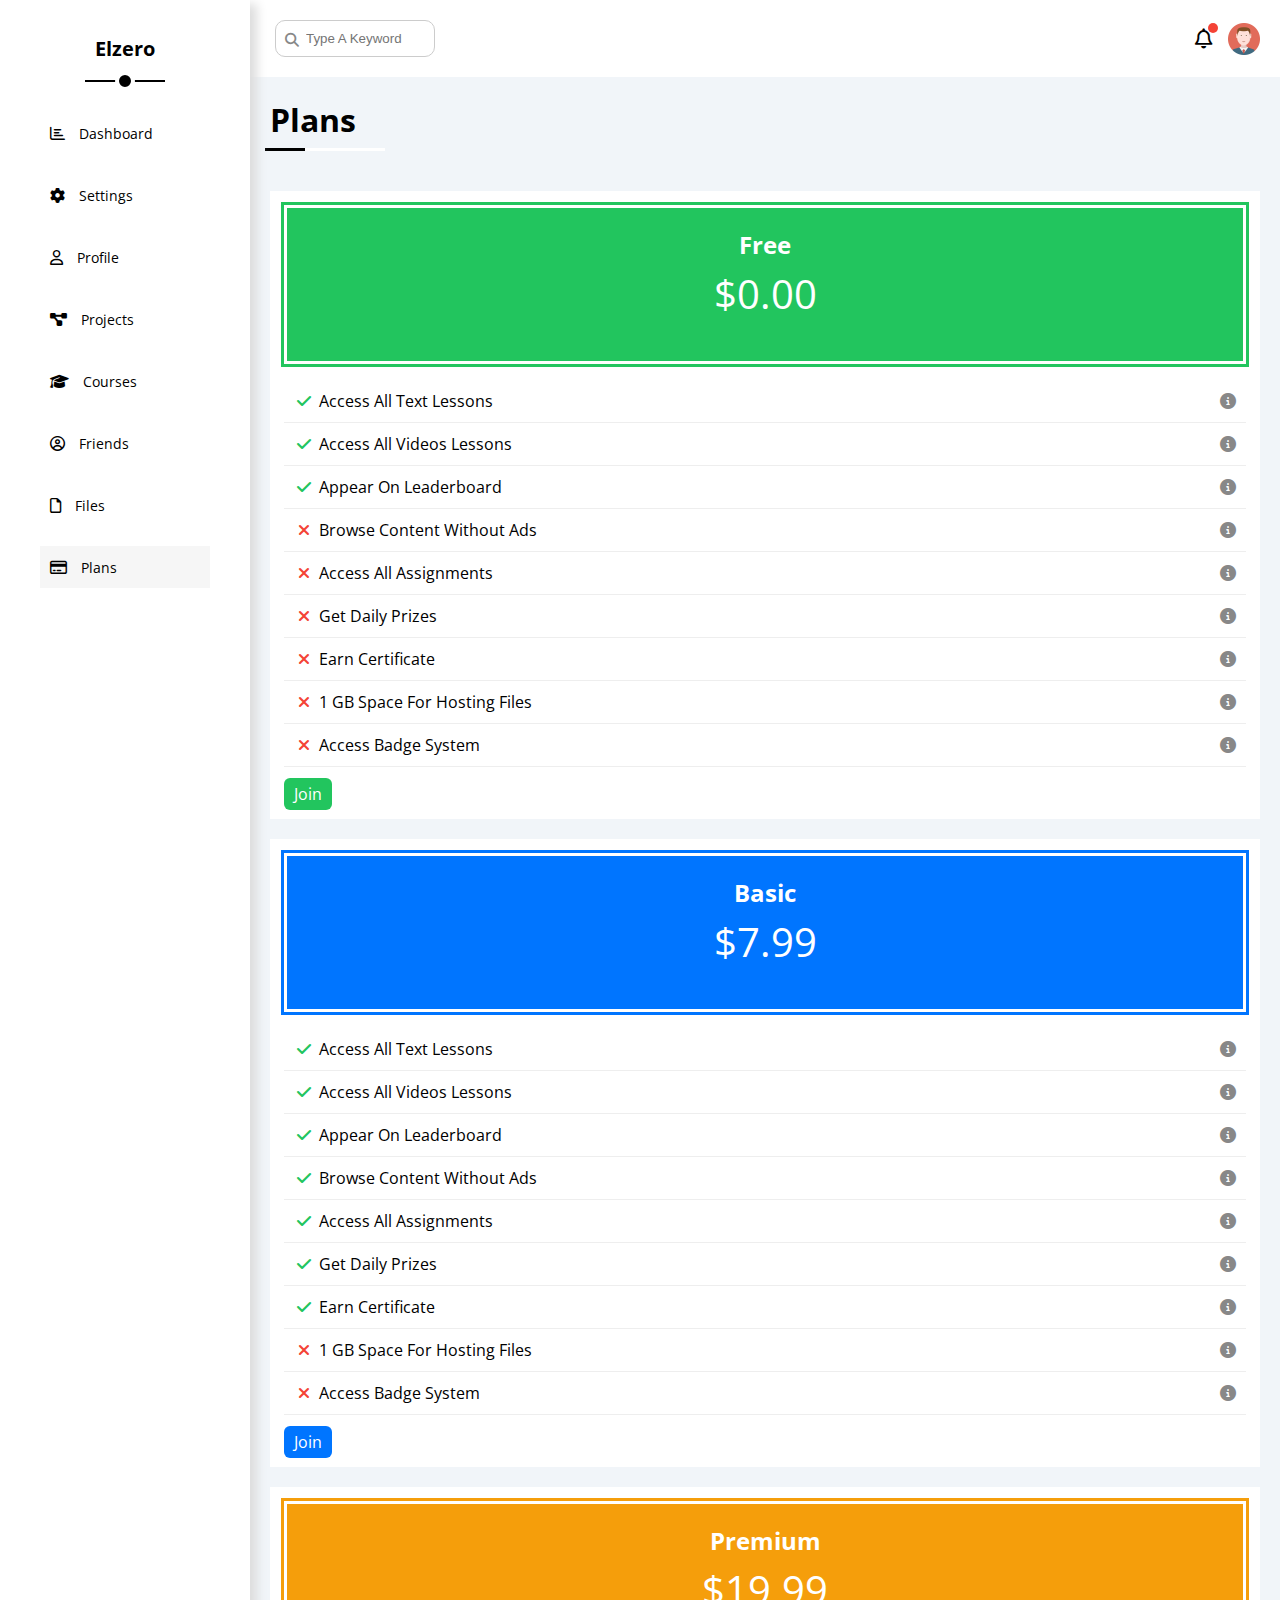
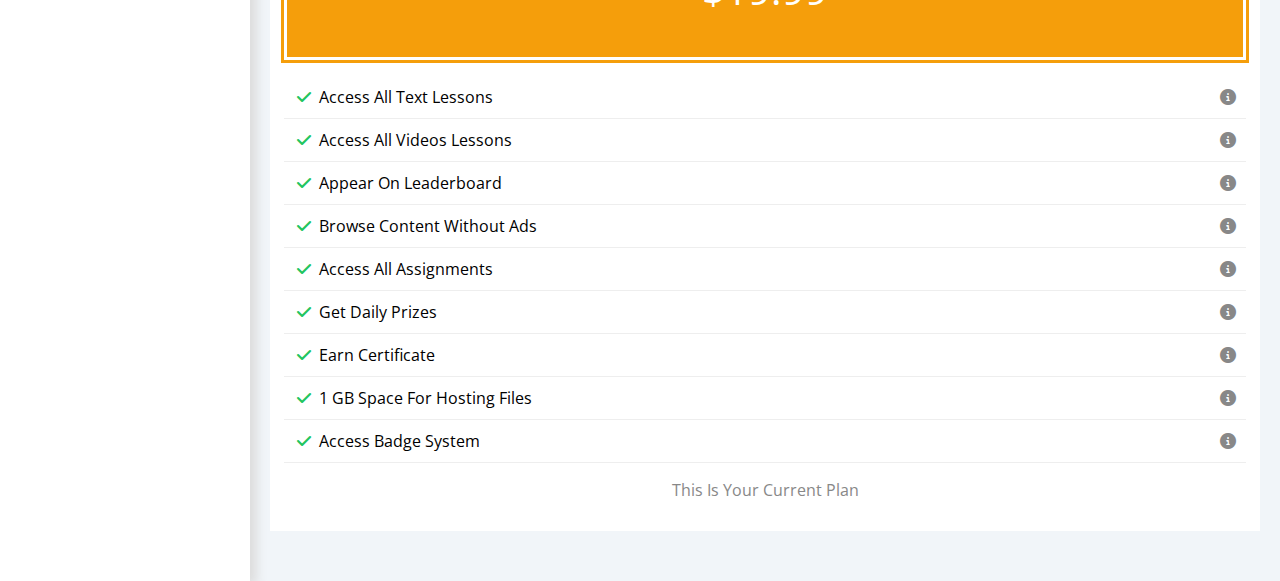
<file: plans.html>
<!DOCTYPE html>

<html lang="en">

<head>
  <meta charset="UTF-8" />
  <meta http-equiv="X-UA-Compatible" content="IE=edge" />
  <meta name="viewport" content="width=device-width, initial-scale=1.0" />
  <title>Plans</title>
  <link rel="stylesheet" href="css/all.min.css" />
  <link rel="stylesheet" href="css/plans.css" />
  <link rel="preconnect" href="https://fonts.googleapis.com" />
  <link rel="preconnect" href="https://fonts.gstatic.com" crossorigin />
  <link href="https://fonts.googleapis.com/css2?family=Open+Sans:wght@300;500&#038;display=swap" rel="stylesheet" />
</head>


  <body>

    <div class="page">

    <div class="sidebar">
      <h3>Elzero</h3>
      <ul>
        <li>
          <a  href="index.html">
            <i class="fa-regular fa-chart-bar"></i>
            <span>Dashboard</span>
          </a>
        </li>
        <li>
          <a  href="settings.html">
            <i class="fa-solid fa-gear"></i>
            <span>Settings</span>
          </a>
        </li>
        <li>
          <a href="profile.html">
            <i class="fa-regular fa-user"></i>
            <span>Profile</span>
          </a>
        </li>
        <li>
          <a  href="projects.html">
            <i class="fa-solid fa-diagram-project"></i>
            <span>Projects</span>
          </a>
        </li>
        <li>
          <a  href="courses.html">
            <i class="fa-solid fa-graduation-cap"></i>
            <span>Courses</span>
          </a>
        </li>
        <li>
          <a href="friends.html">
            <i class="fa-regular fa-circle-user"></i>
            <span>Friends</span>
          </a>
        </li>
        <li>
          <a href="files.html">
            <i class="fa-regular fa-file"></i>
            <span>Files</span>
          </a>
        </li>
        <li>
          <a class="active" href="plans.html">
            <i class="fa-regular fa-credit-card"></i>
            <span>Plans</span>
          </a>
        </li>
      </ul>

    </div>
    

    <div class="container">
      
      <div class="header">

        <div class="search-wrapper">
        <input type="search" placeholder="Type A Keyword">
        </div>

        <div class="icon">
          <span class="notification">
            <i class="fa-regular fa-bell fa-lg"></i>
          </span>

          <img class="prof" decoding="async" src="imgs/avatar.png" alt="avatar">
        </div>

      </div>

      <h1>Plans</h1>
      <div class="plans content">

        <div class="free">
            <div class="head">
                <h2>Free</h2>
                <p><span>$</span>0.00</p>
            </div>

            <ul>
            <li  class="feature">

                <i class="fa-solid fa-check fa-fw yes"></i>
                <span>Access All Text Lessons</span>
                <i class="fa-solid fa-circle-info help"></i>

            </li>

            <li  class="feature">

                <i class="fa-solid fa-check fa-fw yes"></i>
                <span>Access All Videos Lessons</span>
                <i class="fa-solid fa-circle-info help"></i>

            </li>

            <li  class="feature">

                <i class="fa-solid fa-check fa-fw yes"></i>
                <span>Appear On Leaderboard</span>
                <i class="fa-solid fa-circle-info help"></i>

            </li>

            <li  class="feature">

                <i class="fa-solid fa-xmark fa-fw"></i>
                <span>Browse Content Without Ads</span>
                <i class="fa-solid fa-circle-info help"></i>

            </li>

            <li  class="feature">

                <i class="fa-solid fa-xmark fa-fw"></i>
                <span>Access All Assignments</span>
                <i class="fa-solid fa-circle-info help"></i>

            </li>

            <li  class="feature">

                <i class="fa-solid fa-xmark fa-fw"></i>
                <span>Get Daily Prizes</span>
                <i class="fa-solid fa-circle-info help"></i>

            </li>



            <li  class="feature">

                <i class="fa-solid fa-xmark fa-fw"></i>
                <span>Earn Certificate</span>
                <i class="fa-solid fa-circle-info help"></i>

            </li>

            <li  class="feature">

                <i class="fa-solid fa-xmark fa-fw"></i>
                <span>1 GB Space For Hosting Files</span>
                <i class="fa-solid fa-circle-info help"></i>

            </li>



            <li  class="feature">

                <i class="fa-solid fa-xmark fa-fw"></i>
                <span>Access Badge System</span>
                <i class="fa-solid fa-circle-info help"></i>

            </li>

            </ul>

            <a class="btn">Join</a>



        </div>



        <div class="basic">
            <div class="head">
                <h2>Basic</h2>
                <p>
                    <span>$</span>7.99
                </p>
            </div>

            <ul>
            <li  class="feature">

                <i class="fa-solid fa-check fa-fw yes"></i>
                <span>Access All Text Lessons</span>
                <i class="fa-solid fa-circle-info help"></i>

            </li>

            <li  class="feature">

                <i class="fa-solid fa-check fa-fw yes"></i>
                <span>Access All Videos Lessons</span>
                <i class="fa-solid fa-circle-info help"></i>

            </li>

            <li  class="feature">

                <i class="fa-solid fa-check fa-fw yes"></i>
                <span>Appear On Leaderboard</span>
                <i class="fa-solid fa-circle-info help"></i>

            </li>

            <li  class="feature">

                <i class="fa-solid fa-check fa-fw yes"></i>
                <span>Browse Content Without Ads</span>
                <i class="fa-solid fa-circle-info help"></i>

            </li>

            <li  class="feature">

                <i class="fa-solid fa-check fa-fw yes"></i>
                <span>Access All Assignments</span>
                <i class="fa-solid fa-circle-info help"></i>

            </li>

            <li  class="feature">

                <i class="fa-solid fa-check fa-fw yes"></i>
                <span>Get Daily Prizes</span>
                <i class="fa-solid fa-circle-info help"></i>

            </li>



            <li  class="feature">

                <i class="fa-solid fa-check fa-fw yes"></i>
                <span>Earn Certificate</span>
                <i class="fa-solid fa-circle-info help"></i>

            </li>

            <li  class="feature">

                <i class="fa-solid fa-xmark fa-fw"></i>
                <span>1 GB Space For Hosting Files</span>
                <i class="fa-solid fa-circle-info help"></i>

            </li>



            <li  class="feature">

                <i class="fa-solid fa-xmark fa-fw"></i>
                <span>Access Badge System</span>
                <i class="fa-solid fa-circle-info help"></i>

            </li>

            </ul>

            <a class="btn">Join</a>



        </div>

        <div class="premium">
            <div class="head">
                <h2>Premium</h2>
                <p>
                    <span>$</span>19.99
                </p>
            </div>

            <ul>
            <li  class="feature">

                <i class="fa-solid fa-check fa-fw yes"></i>
                <span>Access All Text Lessons</span>
                <i class="fa-solid fa-circle-info help"></i>

            </li>

            <li  class="feature">

                <i class="fa-solid fa-check fa-fw yes"></i>
                <span>Access All Videos Lessons</span>
                <i class="fa-solid fa-circle-info help"></i>

            </li>

            <li  class="feature">

                <i class="fa-solid fa-check fa-fw yes"></i>
                <span>Appear On Leaderboard</span>
                <i class="fa-solid fa-circle-info help"></i>

            </li>

            <li  class="feature">

                <i class="fa-solid fa-check fa-fw yes"></i>
                <span>Browse Content Without Ads</span>
                <i class="fa-solid fa-circle-info help"></i>

            </li>

            <li  class="feature">

                <i class="fa-solid fa-check fa-fw yes"></i>
                <span>Access All Assignments</span>
                <i class="fa-solid fa-circle-info help"></i>

            </li>

            <li  class="feature">

                <i class="fa-solid fa-check fa-fw yes"></i>
                <span>Get Daily Prizes</span>
                <i class="fa-solid fa-circle-info help"></i>

            </li>



            <li  class="feature">

                <i class="fa-solid fa-check fa-fw yes"></i>
                <span>Earn Certificate</span>
                <i class="fa-solid fa-circle-info help"></i>

            </li>

            <li  class="feature">

                <i class="fa-solid fa-check fa-fw yes"></i>
                <span>1 GB Space For Hosting Files</span>
                <i class="fa-solid fa-circle-info help"></i>

            </li>



            <li  class="feature">

                <i class="fa-solid fa-check fa-fw yes"></i>
                <span>Access Badge System</span>
                <i class="fa-solid fa-circle-info help"></i>

            </li>

            </ul>

            <p class="current">This Is Your Current Plan</p>



        </div>

      </div>

    </div>


    </div>
  
  </body>

  </html>
</file>
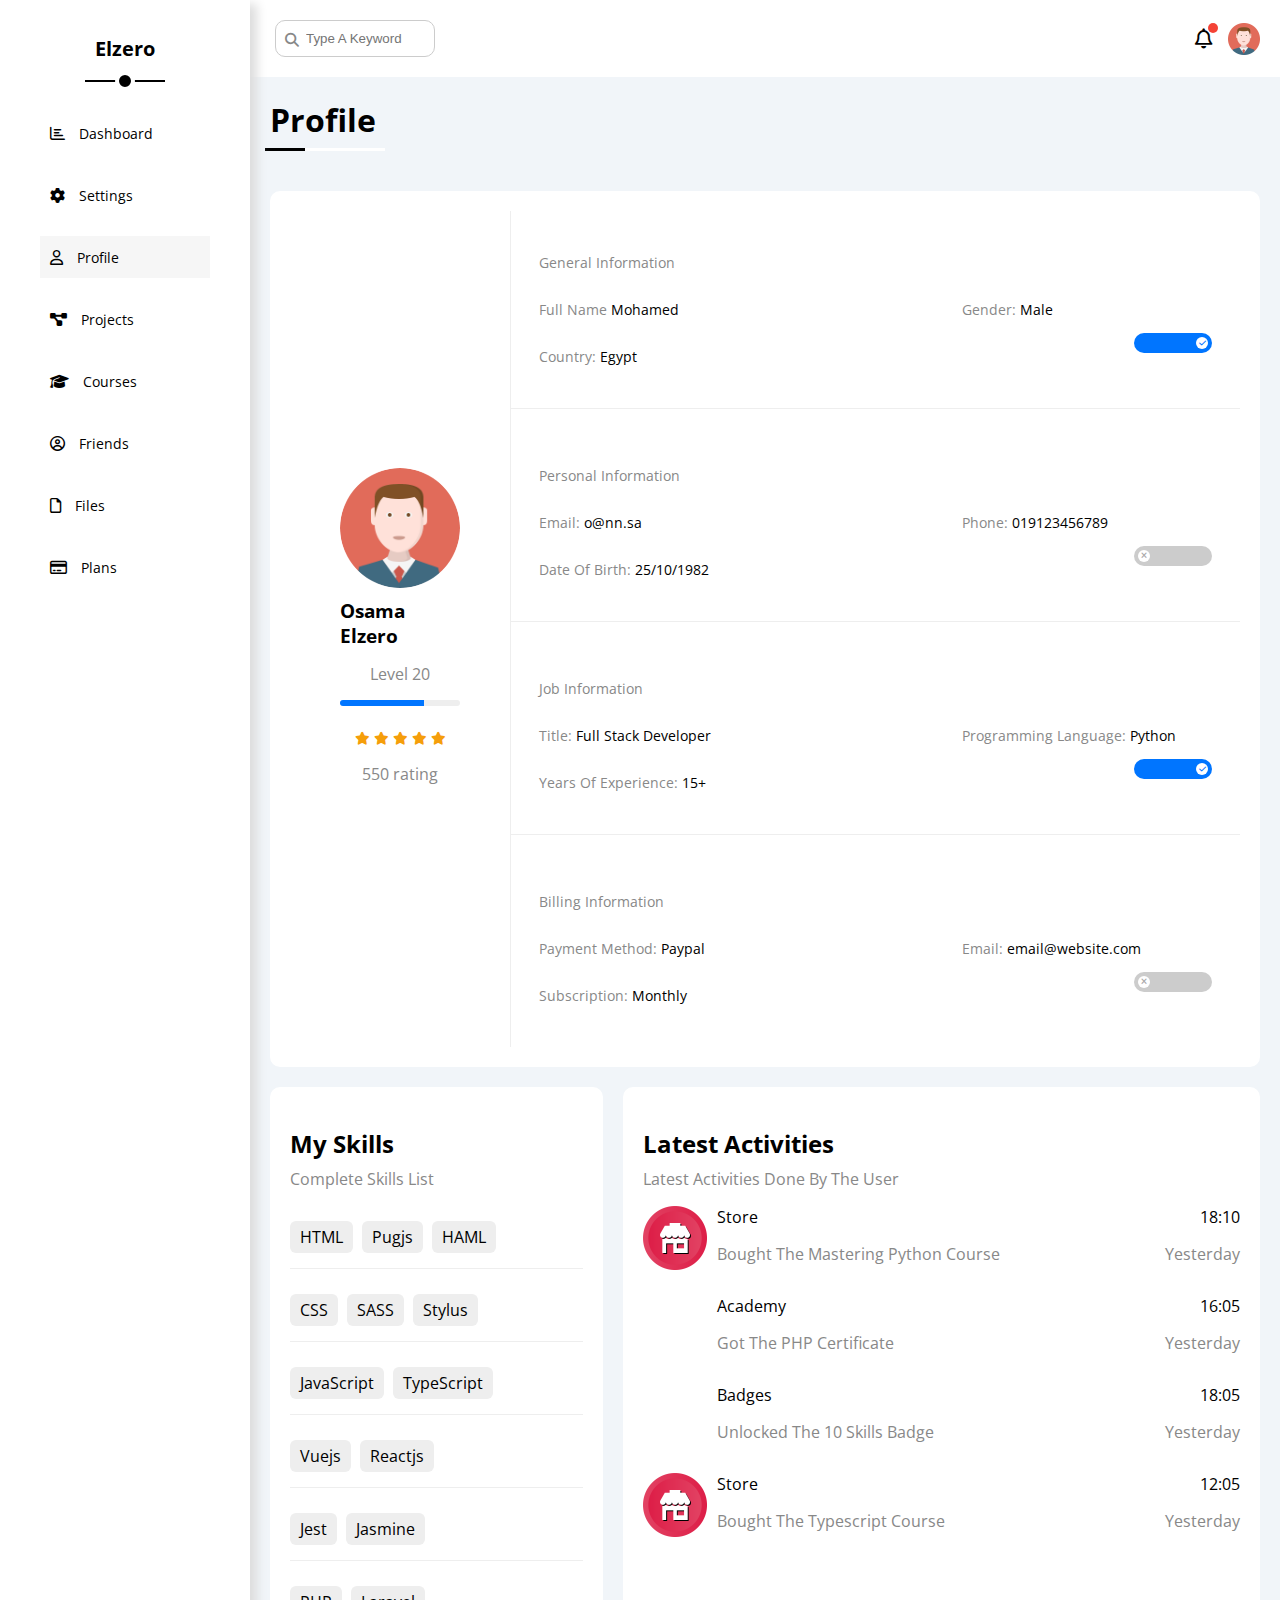
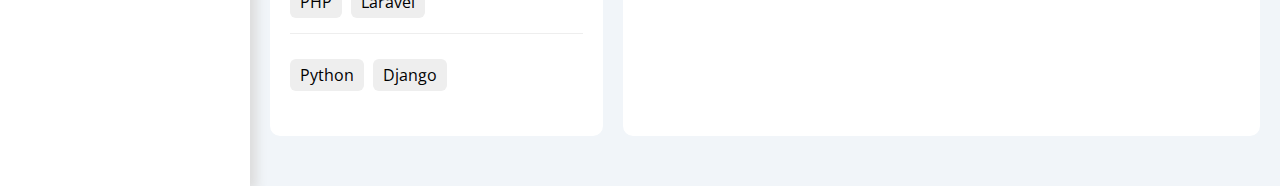
<file: profile.html>
<!DOCTYPE html>

<html lang="en">

<head>
  <meta charset="UTF-8" />
  <meta http-equiv="X-UA-Compatible" content="IE=edge" />
  <meta name="viewport" content="width=device-width, initial-scale=1.0" />
  <title>Profile</title>
  <link rel="stylesheet" href="css/all.min.css" />
  <link rel="stylesheet" href="css/profile.css" />
  <link rel="preconnect" href="https://fonts.googleapis.com" />
  <link rel="preconnect" href="https://fonts.gstatic.com" crossorigin />
  <link href="https://fonts.googleapis.com/css2?family=Open+Sans:wght@300;500&#038;display=swap" rel="stylesheet" />
</head>


  <body>

    <div class="page">

    <div class="sidebar">
      <h3>Elzero</h3>
      <ul>
        <li>
          <a  href="index.html">
            <i class="fa-regular fa-chart-bar"></i>
            <span>Dashboard</span>
          </a>
        </li>
        <li>
          <a  href="settings.html">
            <i class="fa-solid fa-gear"></i>
            <span>Settings</span>
          </a>
        </li>
        <li>
          <a class="active" href="profile.html">
            <i class="fa-regular fa-user"></i>
            <span>Profile</span>
          </a>
        </li>
        <li>
          <a  href="projects.html">
            <i class="fa-solid fa-diagram-project"></i>
            <span>Projects</span>
          </a>
        </li>
        <li>
          <a  href="courses.html">
            <i class="fa-solid fa-graduation-cap"></i>
            <span>Courses</span>
          </a>
        </li>
        <li>
          <a href="friends.html">
            <i class="fa-regular fa-circle-user"></i>
            <span>Friends</span>
          </a>
        </li>
        <li>
          <a href="files.html">
            <i class="fa-regular fa-file"></i>
            <span>Files</span>
          </a>
        </li>
        <li>
          <a  href="plans.html">
            <i class="fa-regular fa-credit-card"></i>
            <span>Plans</span>
          </a>
        </li>
      </ul>

    </div>
    

    <div class="container">
      
      <div class="header">

        <div class="search-wrapper">
        <input type="search" placeholder="Type A Keyword">
        </div>

        <div class="icon">
          <span class="notification">
            <i class="fa-regular fa-bell fa-lg"></i>
          </span>

          <img class="prof" decoding="async" src="imgs/avatar.png" alt="avatar">
        </div>

      </div>

      <h1>Profile</h1>
      <div class="profile content">

     <div class="profile-details">

        <div class="prof">
            <img class="img-prof" decoding="async" src="imgs/avatar.png">
            <h3>Osama Elzero</h3>
            <p>Level 20</p>
            <div class="bar"><div></div></div>
            <div class="stars">
                <i class="fa-solid fa-star"></i>
                <i class="fa-solid fa-star"></i>
                <i class="fa-solid fa-star"></i>
                <i class="fa-solid fa-star"></i>
                <i class="fa-solid fa-star"></i>
            </div>
            <p class="rating">550 rating</p>
        </div>
        
        <div class="info">
            
            <div class="general">
                <p>General Information</p>

                <div class="fields">
                    <p>Full Name <span>Mohamed</span></p>
                    <p>Gender: <span>Male</span></p>
                    <p>Country: <span>Egypt</span></p>
                   
                    <label>
                        <input class="toggle-checkbox" type="checkbox" checked>
                        <div class="toggle-switch"></div>
                    </label>
                </div>

            </div>

            <div class="personal">
                <p>Personal Information</p>

                <div class="fields">
                    <p>Email: <span>o@nn.sa</span></p>
                    <p>Phone: <span>019123456789</span></p>
                    <p>Date Of Birth: <span>25/10/1982</span></p>

                    <label>
                        <input class="toggle-checkbox" type="checkbox" >
                        <div class="toggle-switch"></div>
                    </label>
                </div>

               
            </div>

            <div class="job">
                <p>Job Information</p>

                <div class="fields">
                    <p>Title: <span>Full Stack Developer</span></p>
                    <p>Programming Language: <span>Python</span></p>
                    <p>Years Of Experience: <span>15+</span></p>

                    <label>
                        <input class="toggle-checkbox" type="checkbox" checked>
                        <div class="toggle-switch"></div>
                    </label>
                </div>

               

            </div>

            <div class="billing">

                <p>Billing Information</p>

                <div class="fields">
                    <p>Payment Method: <span>Paypal</span></p>
                    <p>Email: <span>email@website.com</span></p>
                    <p>Subscription: <span>Monthly</span></p>
                    <label>
                        <input class="toggle-checkbox" type="checkbox">
                        <div class="toggle-switch"></div>
                    </label>
                </div>

              

            </div>


        </div>

     </div>

   
     
     <div class=skills-activites>
     <div class="skills">

        <div class="text">
            <h2>My Skills</h2>
            <p>Complete Skills List</p>
        </div>

        <div class="skills-details">

            <div>
                <span>HTML</span>
                <span>Pugjs</span>
                <span>HAML</span>
            </div>

            <div>
                <span>CSS</span>
                <span>SASS</span>
                <span>Stylus</span>
            </div>

            <div>
                <span>JavaScript</span>
                <span>TypeScript</span>
            </div>

            <div>
                <span>Vuejs</span>
                <span>Reactjs</span>
            </div>

            <div>
                <span>Jest</span>
                <span>Jasmine</span>
            </div>

            <div>
                <span>PHP</span>
                <span>Laravel</span>
            </div>

            
            <div>
                <span>Python</span>
                <span>Django</span>
            </div>

        </div>

        
     </div>


     <div class="activites">

        
        <div class="text">
            <h2>Latest Activities</h2>
            <p>Latest Activities Done By The User</p>
        </div>

        <div class="activites-details">

            <div class="activity">
                <img class="image" decoding="async" src="imgs/activity-01.png" alt="activity">
                
                <div class="info">
                <div class="adm">
                    <span>Store</span>
                    <span>18:10</span>
                </div>
                <div class="act">
                    <span>Bought The Mastering Python Course</span>
                    <span>Yesterday</span>
                </div>

                </div>

            </div>

            <div class="activity">
                <img class="image" decoding="async" src="imgs/activity-02.png" alt="activity">
                
                <div class="info">
                <div class="adm">
                    <span>Academy</span>
                    <span>16:05</span>
                </div>
                <div class="act">
                    <span>Got The PHP Certificate</span>
                    <span>Yesterday</span>
                </div>

                </div>

            </div>


            <div class="activity">
                <img class="image" decoding="async" src="imgs/activity-03.png" alt="activity">
                
                <div class="info">
                <div class="adm">
                    <span>Badges</span>
                    <span>18:05</span>
                </div>
                <div class="act">
                    <span>Unlocked The 10 Skills Badge</span>
                    <span>Yesterday</span>
                </div>

                </div>

            </div>


            <div class="activity">
                <img class="image" decoding="async" src="imgs/activity-01.png" alt="activity">
                
                <div class="info">
                <div class="adm">
                    <span>Store</span>
                    <span>12:05</span>
                </div>
                <div class="act">
                    <span>Bought The Typescript Course</span>
                    <span>Yesterday</span>
                </div>

                </div>

            </div>



        </div>

     </div>

    </div>

      </div>

    </div>


    </div>
  
  </body>

  </html>
</file>
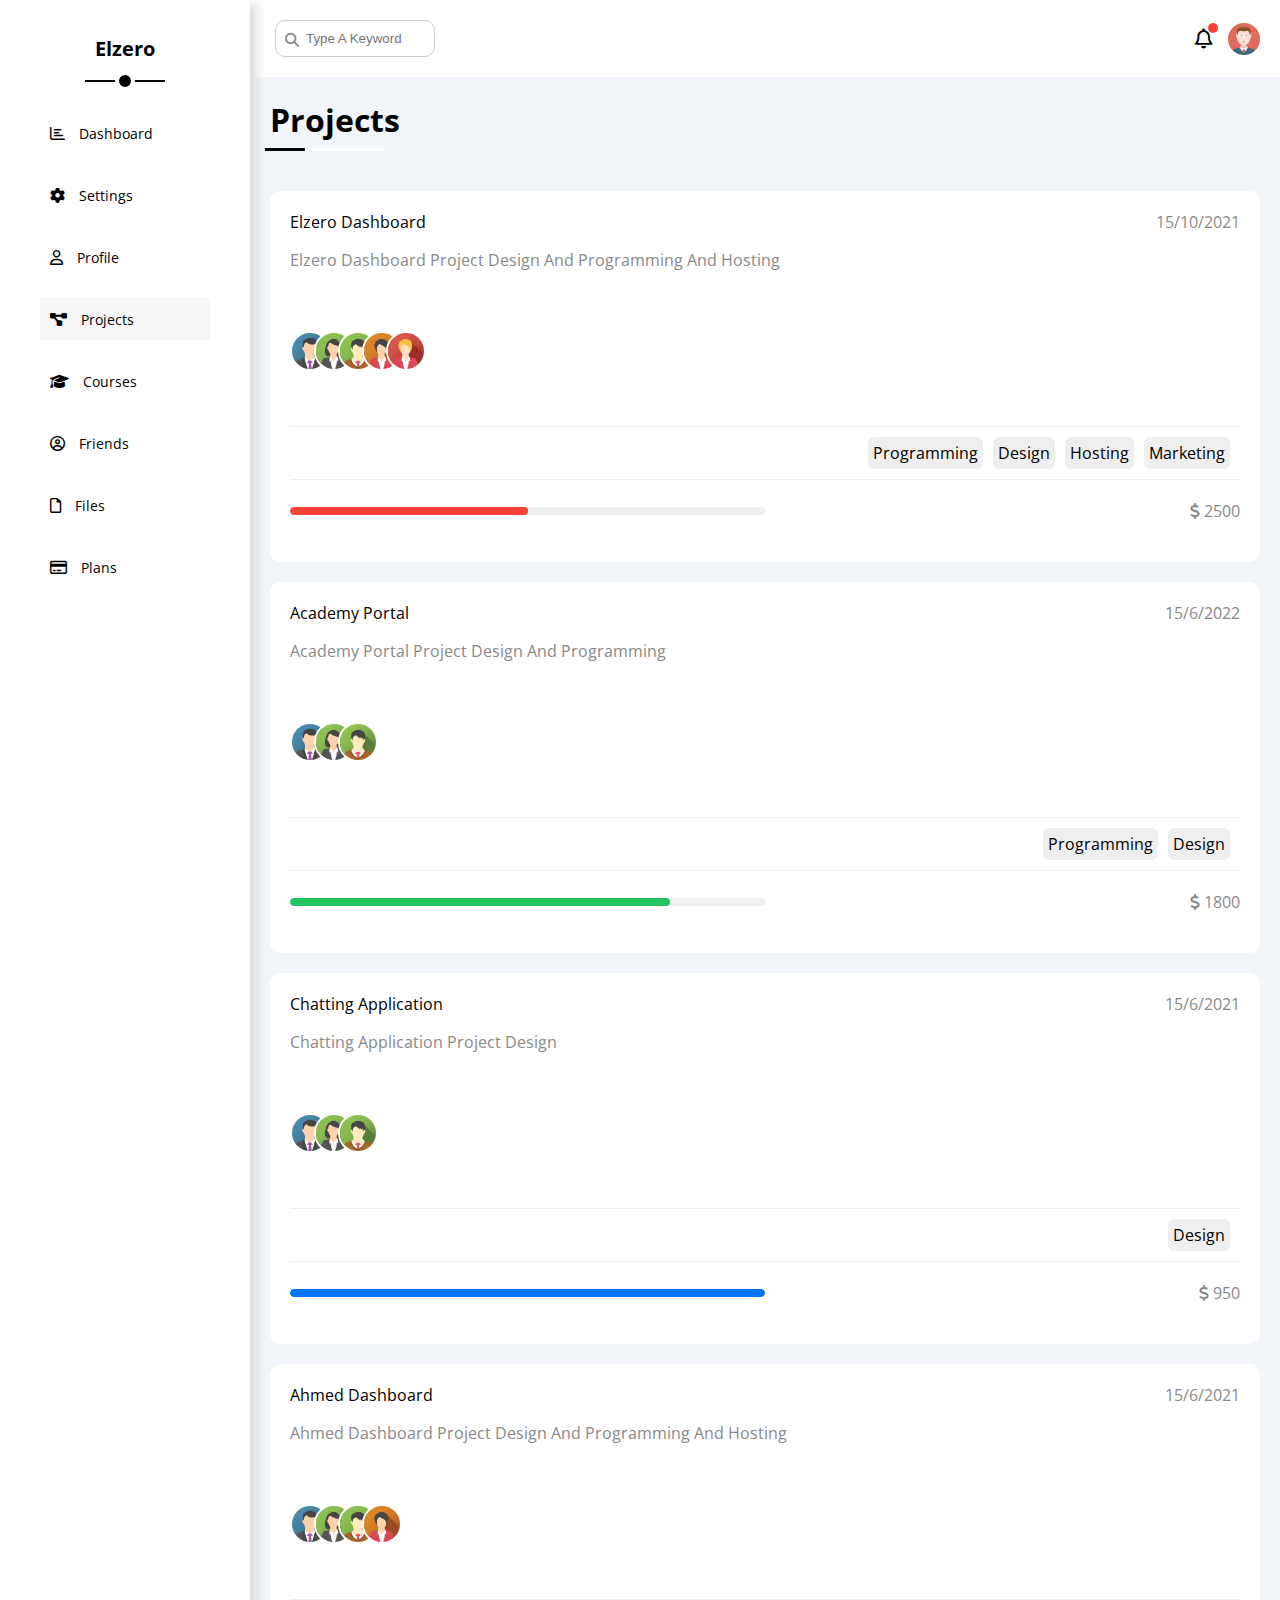
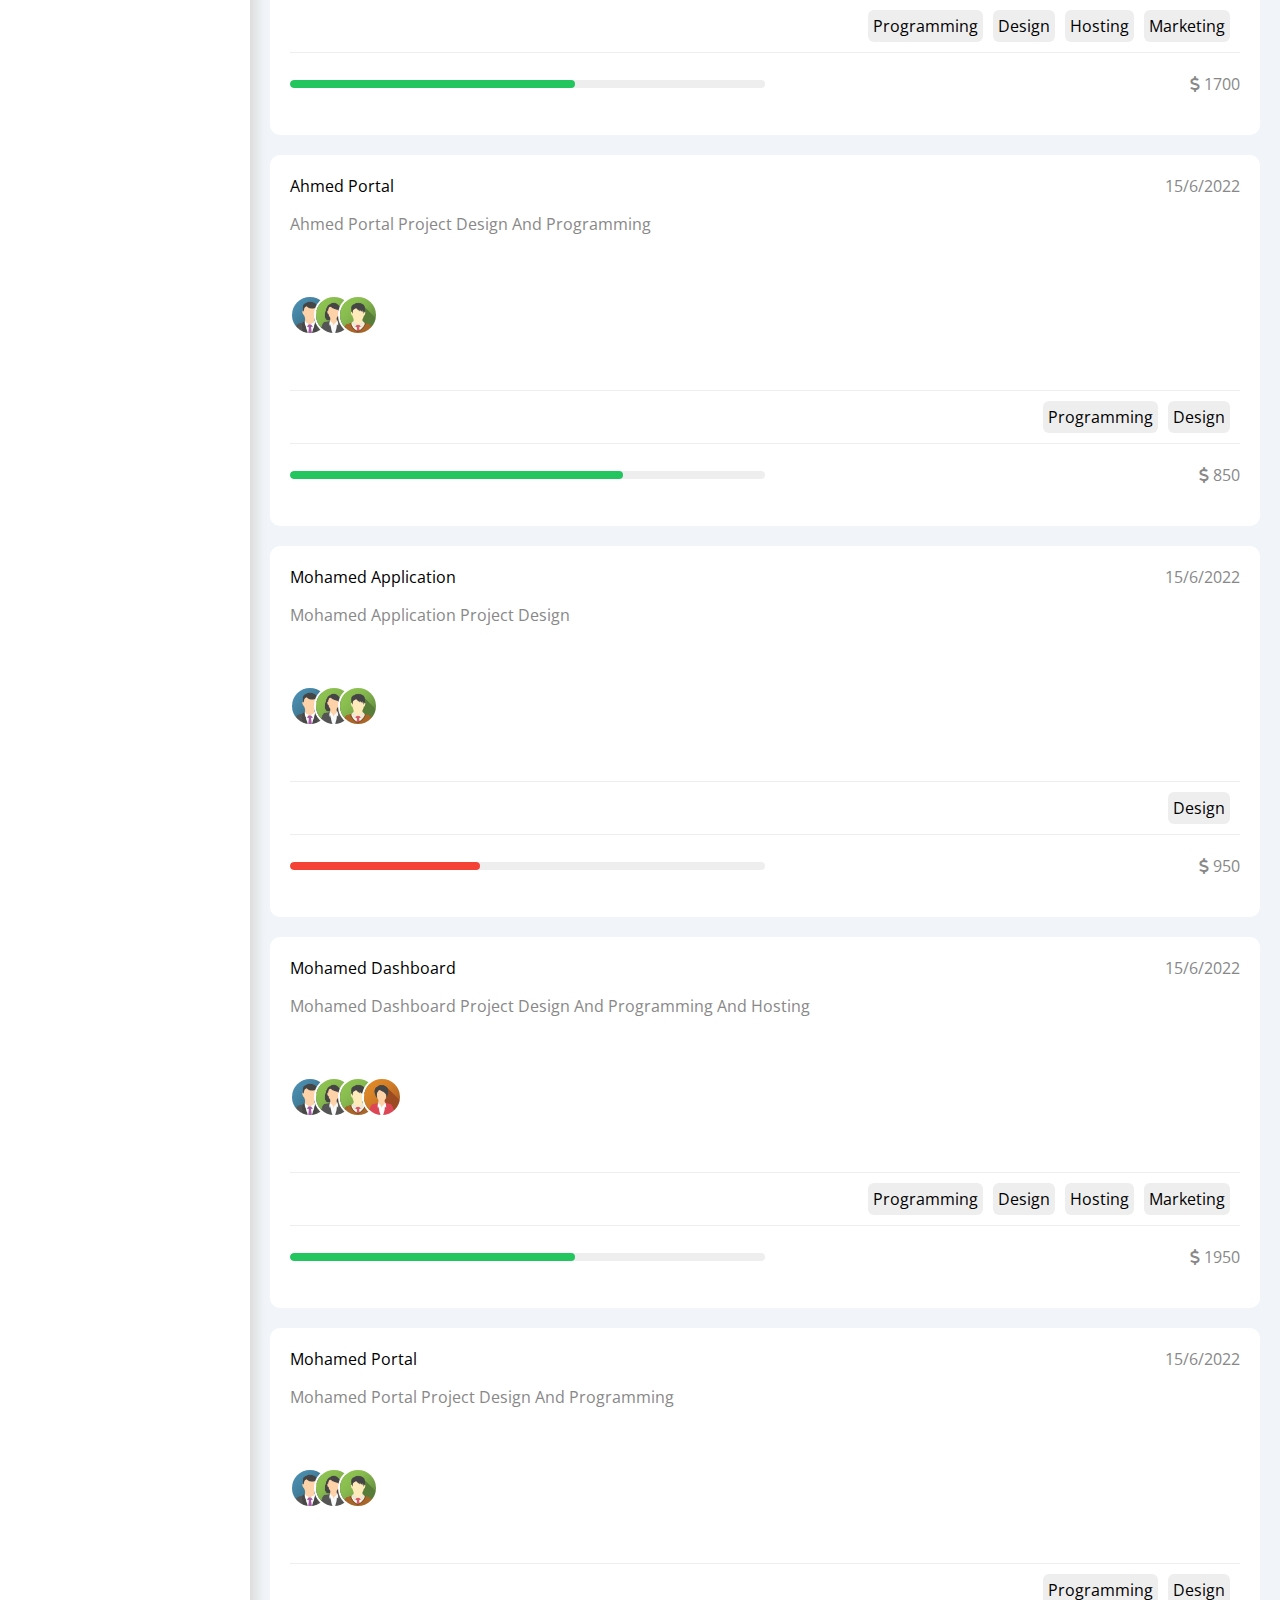
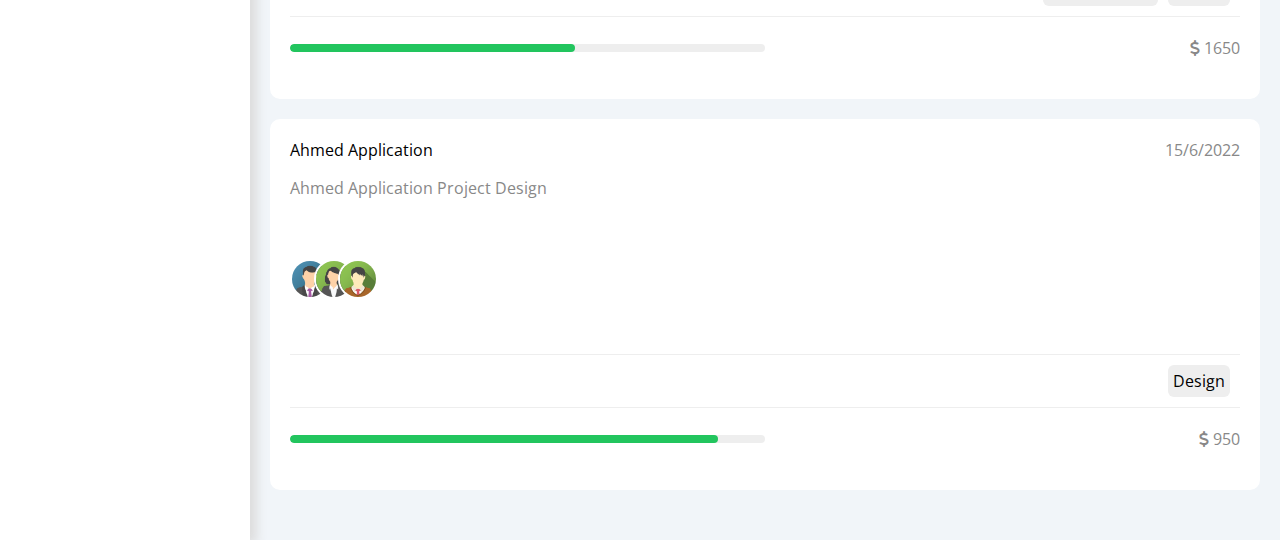
<file: projects.html>
<!DOCTYPE html>

<html lang="en">

<head>
  <meta charset="UTF-8" />
  <meta http-equiv="X-UA-Compatible" content="IE=edge" />
  <meta name="viewport" content="width=device-width, initial-scale=1.0" />
  <title>Projects</title>
  <link rel="stylesheet" href="css/all.min.css" />
  <link rel="stylesheet" href="css/projects.css" />
  <link rel="preconnect" href="https://fonts.googleapis.com" />
  <link rel="preconnect" href="https://fonts.gstatic.com" crossorigin />
  <link href="https://fonts.googleapis.com/css2?family=Open+Sans:wght@300;500&#038;display=swap" rel="stylesheet" />
</head>


  <body>

    <div class="page">

    <div class="sidebar">
      <h3>Elzero</h3>
      <ul>
        <li>
          <a  href="index.html">
            <i class="fa-regular fa-chart-bar"></i>
            <span>Dashboard</span>
          </a>
        </li>
        <li>
          <a  href="settings.html">
            <i class="fa-solid fa-gear"></i>
            <span>Settings</span>
          </a>
        </li>
        <li>
          <a  href="profile.html">
            <i class="fa-regular fa-user"></i>
            <span>Profile</span>
          </a>
        </li>
        <li>
          <a  class="active" href="projects.html">
            <i class="fa-solid fa-diagram-project"></i>
            <span>Projects</span>
          </a>
        </li>
        <li>
          <a  href="courses.html">
            <i class="fa-solid fa-graduation-cap"></i>
            <span>Courses</span>
          </a>
        </li>
        <li>
          <a href="friends.html">
            <i class="fa-regular fa-circle-user"></i>
            <span>Friends</span>
          </a>
        </li>
        <li>
          <a href="files.html">
            <i class="fa-regular fa-file"></i>
            <span>Files</span>
          </a>
        </li>
        <li>
          <a  href="plans.html">
            <i class="fa-regular fa-credit-card"></i>
            <span>Plans</span>
          </a>
        </li>
      </ul>

    </div>
    

    <div class="container">
      
      <div class="header">

        <div class="search-wrapper">
        <input type="search" placeholder="Type A Keyword">
        </div>

        <div class="icon">
          <span class="notification">
            <i class="fa-regular fa-bell fa-lg"></i>
          </span>

          <img class="prof" decoding="async" src="imgs/avatar.png" alt="avatar">
        </div>

      </div>

      <h1>Projects</h1>
      <div class="projects content">


        <div>
         <div class="date mb-10">
            <span>Elzero Dashboard</span>
            <span class="c-grey">15/10/2021</span>
         </div>   
         
         <p class="c-grey mb-10">Elzero Dashboard Project Design And Programming And Hosting</p>

         <div class=avatars>
            <a>
            <img class="image" decoding="async" src="imgs/team-01.png"> 
            </a>
            <a>
            <img class="image" decoding="async" src="imgs/team-02.png">
            </a>
            <a>
            <img class="image" decoding="async" src="imgs/team-03.png">
            </a>
            <a>
            <img class="image" decoding="async" src="imgs/team-04.png">
             </a>
            <a>
            <img class="image" decoding="async" src="imgs/team-05.png">
            </a>
         </div>

         <div class="requirements">
            <span>Programming</span>
            <span>Design</span>
            <span>Hosting</span>
            <span>Marketing</span>
         </div>

         <div class="perf">
            <div class="bar"><div></div></div>
            
            <div class="cost c-grey">
                <i class="fa-solid fa-dollar-sign"></i>
                2500
              </div>

         </div>

        </div>


        <div>
            <div class="date mb-10">
               <span>Academy Portal</span>
               <span class="c-grey">15/6/2022</span>
            </div>   
            
            <p class="c-grey mb-10">Academy Portal Project Design And Programming</p>
   
            <div class=avatars>
               <a>
               <img class="image" decoding="async" src="imgs/team-01.png"> 
               </a>
               <a>
               <img class="image" decoding="async" src="imgs/team-02.png">
               </a>
               <a>
               <img class="image" decoding="async" src="imgs/team-03.png">
               </a>
              
            </div>
   
            <div class="requirements">
               <span>Programming</span>
               <span>Design</span>
            </div>
   
            <div class="perf">
               <div class="bar"><div></div></div>
               
               <div class="cost c-grey">
                   <i class="fa-solid fa-dollar-sign"></i>
                   1800
                 </div>
   
            </div>
   
           </div>





           <div>
            <div class="date mb-10">
               <span>Chatting Application</span>
               <span class="c-grey">15/6/2021</span>
            </div>   
            
            <p class="c-grey mb-10">Chatting Application Project Design</p>
   
            <div class=avatars>
               <a>
               <img class="image" decoding="async" src="imgs/team-01.png"> 
               </a>
               <a>
               <img class="image" decoding="async" src="imgs/team-02.png">
               </a>
               <a>
               <img class="image" decoding="async" src="imgs/team-03.png">
               </a>
            
            </div>
   
            <div class="requirements">
               <span>Design</span>
              
            </div>
   
            <div class="perf">
               <div class="bar"><div></div></div>
               
               <div class="cost c-grey">
                   <i class="fa-solid fa-dollar-sign"></i>
                   950
                 </div>
   
            </div>
   
           </div>
   




           <div>
            <div class="date mb-10">
               <span>Ahmed Dashboard</span>
               <span class="c-grey">15/6/2021</span>
            </div>   
            
            <p class="c-grey mb-10">Ahmed Dashboard Project Design And Programming And Hosting</p>
   
            <div class=avatars>
               <a>
               <img class="image" decoding="async" src="imgs/team-01.png"> 
               </a>
               <a>
               <img class="image" decoding="async" src="imgs/team-02.png">
               </a>
               <a>
               <img class="image" decoding="async" src="imgs/team-03.png">
               </a>
               <a>
               <img class="image" decoding="async" src="imgs/team-04.png">
                </a>
             
            </div>
   
            <div class="requirements">
               <span>Programming</span>
               <span>Design</span>
               <span>Hosting</span>
               <span>Marketing</span>
            </div>
   
            <div class="perf">
               <div class="bar"><div></div></div>
               
               <div class="cost c-grey">
                   <i class="fa-solid fa-dollar-sign"></i>
                   1700
                 </div>
   
            </div>
   
           </div>
   



           <div>
            <div class="date mb-10">
               <span>Ahmed Portal</span>
               <span class="c-grey">15/6/2022</span>
            </div>   
            
            <p class="c-grey mb-10">Ahmed Portal Project Design And Programming</p>
   
            <div class=avatars>
               <a>
               <img class="image" decoding="async" src="imgs/team-01.png"> 
               </a>
               <a>
               <img class="image" decoding="async" src="imgs/team-02.png">
               </a>
               <a>
               <img class="image" decoding="async" src="imgs/team-03.png">
               </a>
            
            </div>
   
            <div class="requirements">
              <span>Programming</span>
               <span>Design</span>
            </div>
   
            <div class="perf">
               <div class="bar"><div></div></div>
               
               <div class="cost c-grey">
                   <i class="fa-solid fa-dollar-sign"></i>
                   850
                 </div>
   
            </div>
   
           </div>
   

           <div>
            <div class="date mb-10">
               <span>Mohamed Application</span>
               <span class="c-grey">15/6/2022</span>
            </div>   
            
            <p class="c-grey mb-10">Mohamed Application Project Design</p>
   
            <div class=avatars>
               <a>
               <img class="image" decoding="async" src="imgs/team-01.png"> 
               </a>
               <a>
               <img class="image" decoding="async" src="imgs/team-02.png">
               </a>
               <a>
               <img class="image" decoding="async" src="imgs/team-03.png">
               </a>
              
            </div>
   
            <div class="requirements">
               <span>Design</span>
            </div>
   
            <div class="perf">
               <div class="bar"><div></div></div>
               
               <div class="cost c-grey">
                   <i class="fa-solid fa-dollar-sign"></i>
                   950
                 </div>
   
            </div>
   
           </div>



           <div>
            <div class="date mb-10">
               <span>Mohamed Dashboard</span>
               <span class="c-grey">15/6/2022</span>
            </div>   
            
            <p class="c-grey mb-10">Mohamed Dashboard Project Design And Programming And Hosting</p>
   
            <div class=avatars>
               <a>
               <img class="image" decoding="async" src="imgs/team-01.png"> 
               </a>
               <a>
               <img class="image" decoding="async" src="imgs/team-02.png">
               </a>
               <a>
               <img class="image" decoding="async" src="imgs/team-03.png">
               </a>
               <a>
               <img class="image" decoding="async" src="imgs/team-04.png">
                </a>
             
            </div>
   
            <div class="requirements">
               <span>Programming</span>
               <span>Design</span>
               <span>Hosting</span>
               <span>Marketing</span>
            </div>
   
            <div class="perf">
               <div class="bar"><div></div></div>
               
               <div class="cost c-grey">
                   <i class="fa-solid fa-dollar-sign"></i>
                   1950
                 </div>
   
            </div>
   
           </div>


           <div>
            <div class="date mb-10">
               <span>Mohamed Portal</span>
               <span class="c-grey">15/6/2022</span>
            </div>   
            
            <p class="c-grey mb-10">Mohamed Portal Project Design And Programming</p>
   
            <div class=avatars>
               <a>
               <img class="image" decoding="async" src="imgs/team-01.png"> 
               </a>
               <a>
               <img class="image" decoding="async" src="imgs/team-02.png">
               </a>
               <a>
               <img class="image" decoding="async" src="imgs/team-03.png">
               </a>
             
            </div>
   
            <div class="requirements">
               <span>Programming</span>
               <span>Design</span>
           
            </div>
   
            <div class="perf">
               <div class="bar"><div></div></div>
               
               <div class="cost c-grey">
                   <i class="fa-solid fa-dollar-sign"></i>
                   1650
                 </div>
   
            </div>
   
           </div>


           <div>
            <div class="date mb-10">
               <span>Ahmed Application</span>
               <span class="c-grey">15/6/2022</span>
            </div>   
            
            <p class="c-grey mb-10">Ahmed Application Project Design</p>
   
            <div class=avatars>
               <a>
               <img class="image" decoding="async" src="imgs/team-01.png"> 
               </a>
               <a>
               <img class="image" decoding="async" src="imgs/team-02.png">
               </a>
               <a>
               <img class="image" decoding="async" src="imgs/team-03.png">
               </a>
             
            </div>
   
            <div class="requirements">
               <span>Design</span>
           
            </div>
   
            <div class="perf">
               <div class="bar"><div></div></div>
               
               <div class="cost c-grey">
                   <i class="fa-solid fa-dollar-sign"></i>
                   950
                 </div>
   
            </div>
   
           </div>



      </div>

    </div>


    </div>
  
  </body>

  </html>
</file>
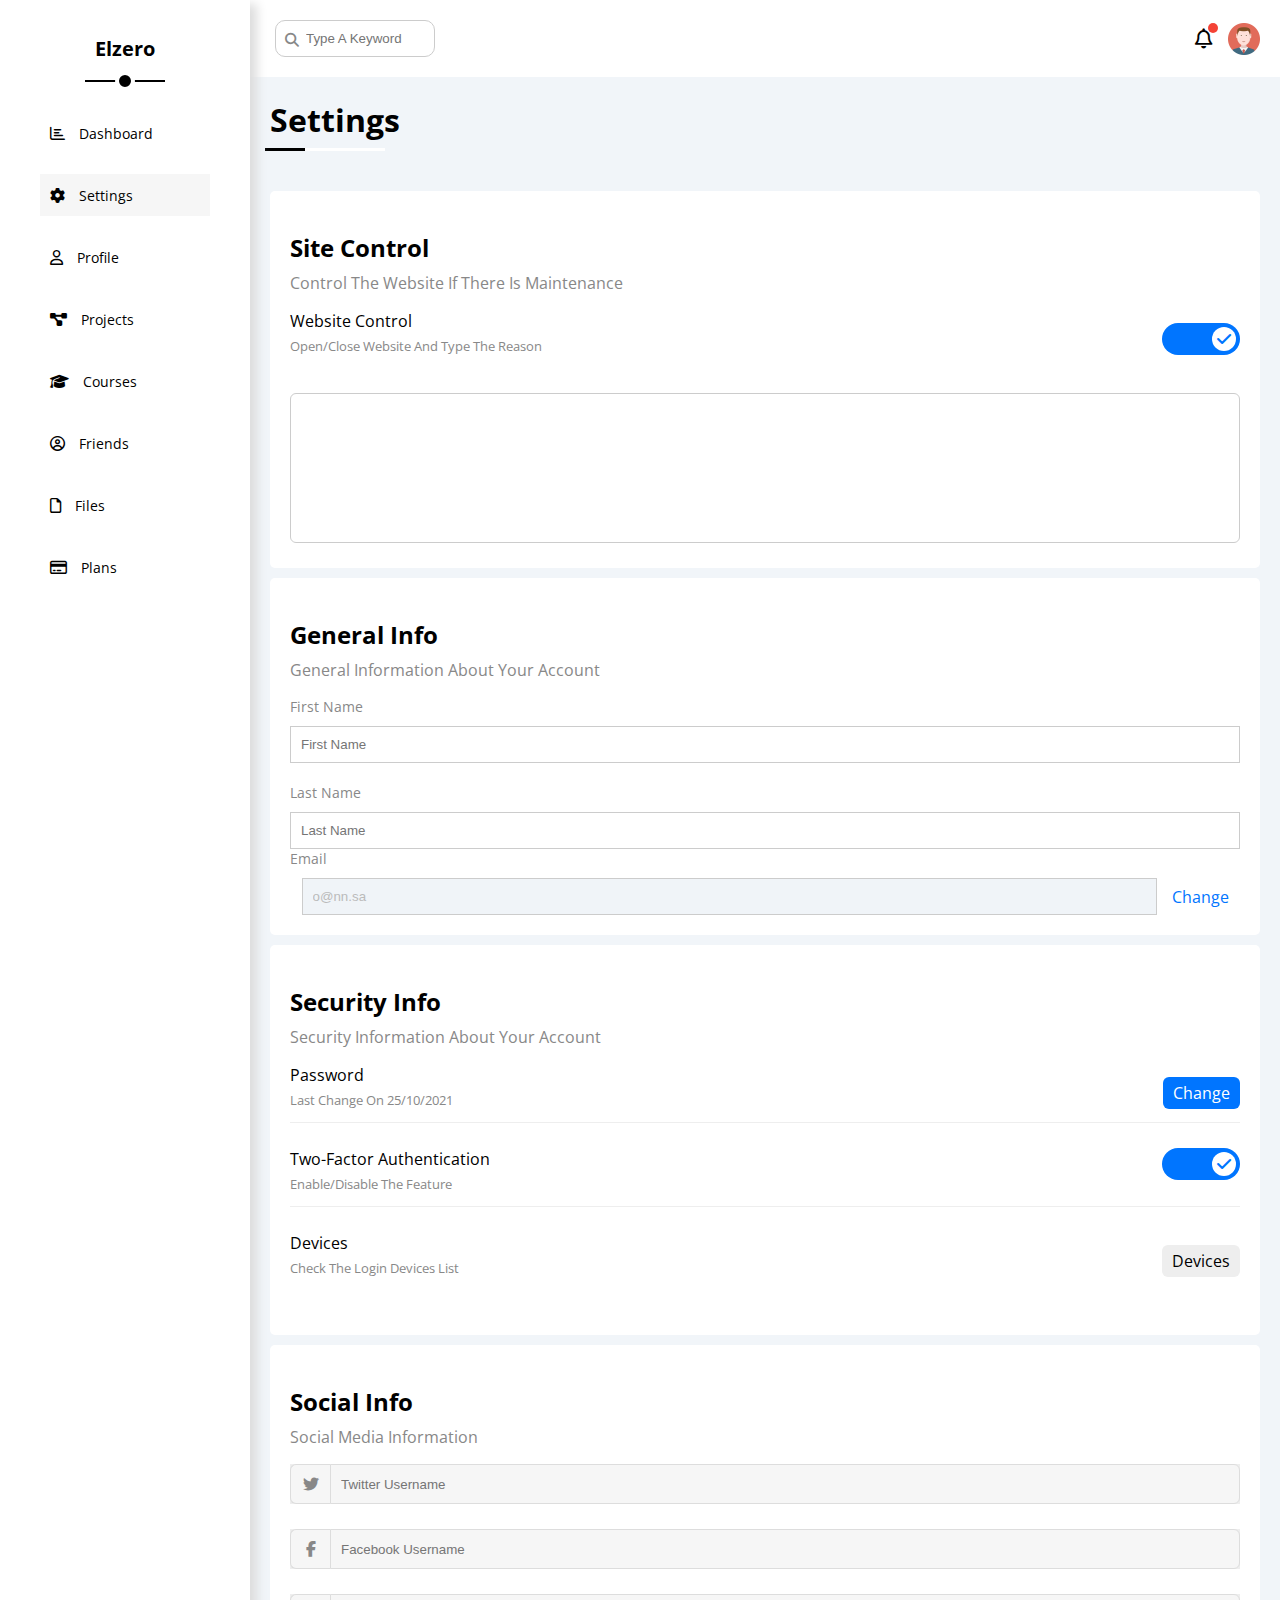
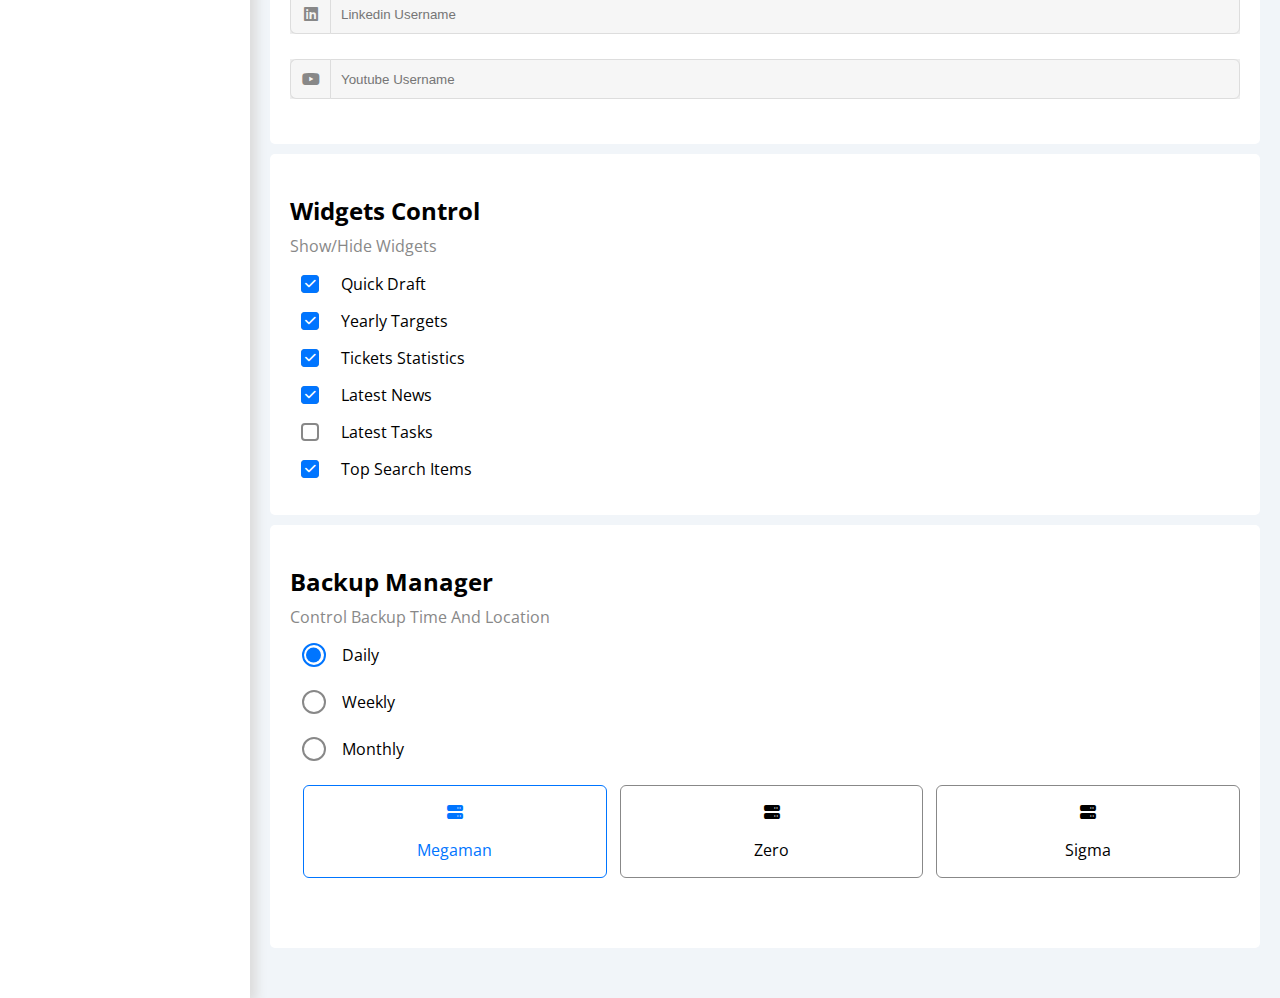
<file: settings.html>
<!DOCTYPE html>

<html lang="en">

<head>
  <meta charset="UTF-8" />
  <meta http-equiv="X-UA-Compatible" content="IE=edge" />
  <meta name="viewport" content="width=device-width, initial-scale=1.0" />
  <title>Settings</title>
  <link rel="stylesheet" href="css/all.min.css" />
  <link rel="stylesheet" href="css/settings.css" />
  <link rel="preconnect" href="https://fonts.googleapis.com" />
  <link rel="preconnect" href="https://fonts.gstatic.com" crossorigin />
  <link href="https://fonts.googleapis.com/css2?family=Open+Sans:wght@300;500&#038;display=swap" rel="stylesheet" />
</head>


  <body>

    <div class="page">

    <div class="sidebar">
      <h3>Elzero</h3>
      <ul>
        <li>
          <a  href="index.html">
            <i class="fa-regular fa-chart-bar"></i>
            <span>Dashboard</span>
          </a>
        </li>
        <li>
          <a class="active" href="settings.html">
            <i class="fa-solid fa-gear"></i>
            <span>Settings</span>
          </a>
        </li>
        <li>
          <a  href="profile.html">
            <i class="fa-regular fa-user"></i>
            <span>Profile</span>
          </a>
        </li>
        <li>
          <a  href="projects.html">
            <i class="fa-solid fa-diagram-project"></i>
            <span>Projects</span>
          </a>
        </li>
        <li>
          <a  href="courses.html">
            <i class="fa-solid fa-graduation-cap"></i>
            <span>Courses</span>
          </a>
        </li>
        <li>
          <a href="friends.html">
            <i class="fa-regular fa-circle-user"></i>
            <span>Friends</span>
          </a>
        </li>
        <li>
          <a href="files.html">
            <i class="fa-regular fa-file"></i>
            <span>Files</span>
          </a>
        </li>
        <li>
          <a  href="plans.html">
            <i class="fa-regular fa-credit-card"></i>
            <span>Plans</span>
          </a>
        </li>
      </ul>

    </div>
    

    <div class="container">
      
      <div class="header">

        <div class="search-wrapper">
        <input type="search" placeholder="Type A Keyword">
        </div>

        <div class="icon">
          <span class="notification">
            <i class="fa-regular fa-bell fa-lg"></i>
          </span>

          <img class="prof" decoding="async" src="imgs/avatar.png" alt="avatar">
        </div>

      </div>

      <h1>Settings</h1>
      <div class="settings content">

        <div class="control">

            <div class="text">
                <h2>Site Control</h2>
                <p>Control The Website If There Is Maintenance</p>
            </div>

        <div class="opt">

            <div class="info">
                <span>Website Control</span>
                <p>Open/Close Website And Type The Reason</p>
            </div>

          <label>

            <input class="toggle-checkbox" type="checkbox" checked>
            <div class="toggle-switch"></div>

          </label>

        </div>

        <textarea class="close-message" placeholder="Close Message Content"> </textarea>

        </div>

        <div class="general">
            <div class="text">
                <h2>General Info</h2>
                <p>General Information About Your Account</p>
            </div>

            <form>
                <label for="first-name">First Name</label>
                <input id="first-name" type="text" placeholder="First Name">

                <label  for="last-name">Last Name</label>
                <input id="last-name"type="text" placeholder="Last Name">
                <label for="email">Email</label>
                <div class="email">
                <input id="email" type="email" value="o@nn.sa" disabled>
                <a href>Change</a>
                </div>
            </form>

        </div>






        <div class="security">
            <div class="text">
                <h2>Security Info</h2>
                <p>Security Information About Your Account</p>
            </div>

            <div  class="parent">

         <div>
                <div class="info">
                    <span>Password</span>
                    <p>Last Change On 25/10/2021</p>
                    
                </div>
              <a>Change</a>
            </div>

            <div>
                <div class="info">
                    <span>Two-Factor Authentication</span>
                    <p>Enable/Disable The Feature</p>
                    
                </div>
              
          <label>

            <input class="toggle-checkbox" type="checkbox" checked>
            <div class="toggle-switch"></div>

          </label>

            </div>


            <div>
                
                    <div class="info">
                        <span>Devices</span>
                        <p>Check The Login Devices List</p>
                        
                    </div>
                  <a>Devices</a>
                
            </div>


</div>

        </div>


        <div class="social">
            <div class="text">
                <h2>Social Info</h2>
                <p>Social Media Information</p>
            </div>
            <form>

            <div>
                <i class="fa-brands fa-twitter center-flex c-grey"></i>
                <input class="w-full" type="text" placeholder="Twitter Username">
            </div>

            <div>
                <i class="fa-brands fa-facebook-f"></i>
                <input class="w-full" type="text" placeholder="Facebook Username">
            </div>

            <div>
                <i class="fa-brands fa-linkedin"></i>
                <input class="w-full" type="text" placeholder="Linkedin Username">
            </div>

            <div>
                <i class="fa-brands fa-youtube"></i>
                <input class="w-full" type="text" placeholder="Youtube Username">
            </div>


            </form>
        </div>




        <div class="widgets-control">

            <div class="text">
                <h2>Widgets Control</h2>
                <p>Show/Hide Widgets</p>
            </div>

            <form >

              <div>
                  <input id="one" checked  class="w-full" type="checkbox">
                  <label for="one"> Quick Draft</label>
              </div>
  
              <div>
                <input id="two" checked  class="w-full" type="checkbox">
                <label for="two">Yearly Targets</label>
            </div>

            <div>
              <input id="three"checked class="w-full" type="checkbox">
              <label for="three">Tickets Statistics</label>
          </div>


          <div>
            <input id="four" checked  class="w-full" type="checkbox">
            <label for="four">Latest News</label>
        </div>

        <div>
          <input id="five" class="w-full" type="checkbox">
          <label for="five">Latest Tasks</label>
      </div>

      <div>
        <input id="six" checked  class="w-full" type="checkbox">
        <label for="six">Top Search Items</label>
    </div>

              </form>

        </div>



        <div class="backup">


          <div class="text">
            <h2>Backup Manager</h2>
            <p>Control Backup Time And Location</p>
        </div>

         <form>

          <div  class="time">
            <input id="daily"  name="group1"checked  class="w-full" type="radio">
            <label for="daily">Daily</label>
        </div  class="time">

        <div  class="time">
          <input id="weekly" name="group1"  class="w-full" type="radio">
          <label for="weekly">Weekly</label>
       </div>

       <div  class="time">
        <input id="monthly" name="group1"  class="w-full" type="radio">
        <label for="monthly">Monthly</label>
     </div>


     <div class="servers">

      <input id="megaman" checked name="group2"  class="w-full" type="radio">
        
        <div>
      
        <label for="megaman">

          <i class="fa-solid fa-server"></i>
          <p>Megaman</p>
        </label>
        </div>

        <input id="zero" name="group2"  class="w-full" type="radio">
        <div>
        
          <label for="zero">
  
            <i class="fa-solid fa-server"></i>
            <p>Zero</p>

          </label>
          </div>

          <input id="sigma" name="group2"  class="w-full" type="radio">
          <div>
           
            <label for="sigma">
    
              <i class="fa-solid fa-server"></i>
              <p>Sigma</p>
  
            </label>
            </div>

            
     </div>

          </form>

        </div>
       
      </div>

    </div>


    </div>
  
  </body>

  </html>
</file>
<file: css/dashboard.css>
@import url(component.css);

  .container .dashboard > div  {

    background-color: rgb(255, 255, 255);
    border-radius: 5px;
    overflow: hidden;
  }

  .container .dashboard {

    display: grid;
    grid-template-columns: repeat(auto-fill,minmax(450px,1fr));
    grid-gap:10px;

  }



  @media (max-width: 767px) {
    .container .dashboard {
      grid-template-columns: minmax(200px, 1fr);
      margin-left: 10px;
      margin-right: 10px;
      gap: 10px;
    }
  }


 

  /*///////////////first-widget///////////////////////////////////*/

 .container  .dashboard  .first .avatar img {
    width:50px;
    border: 4px solid white;
    border-radius: 50%;
    margin-top:-30px
  }

  .container  .dashboard  .first .avatar  {
    padding-left:20px;
    border-radius: 50%;
    width:fit-content;
  }

  .dashboard  .first .welcome img {
   
    width:40%;
   
  }

  .dashboard  .first .welcome {
   
    display:flex;
   justify-content: space-between;
   background-color:#eee;
   padding:20px;
  }
  

  

  .dashboard   .first .welcome .text p{
   margin-top:-8px;
 
   }

   .dashboard  .first .achi {
    padding:0px 50px;
    display: flex;
   justify-content: space-between;
   border-top: 1px solid #eee;
   border-bottom:1px solid #eee;
   }

   .dashboard  .first .achi > div {
   text-align: center;
   }

   .dashboard   .first .achi > div h3 {
   
    font-size: 18px;
    font-weight: normal;
    margin-bottom:5px;
    }

    .dashboard  .first .achi > div p {
   
      font-size: 12px;
     color:var(--grey-color);
     margin-bottom:20px;
     margin-top:0;
      }

      .dashboard .first .achi > div p {
   
        font-size: 12px;
       color:var(--grey-color);
       margin-bottom:20px;
       margin-top:0;
        }

        .dashboard .first .link {

          padding:5px 20px 50px 20px;
          display: flex;
          justify-content: flex-end;
        }

      .dashboard  .link  a{
          text-decoration: none;
        background-color: var(--blue-color);
          color:white;
          text-transform: capitalize;
          font-size: 12px;
          padding:4px 10px;
          border-radius: 5px;
        }

        @media (max-width:768px){
          .dashboard  .first .achi {
            flex-direction: column;
         
           }
        }
/*////////////////////second widget///////////////////////////*/

.dashboard .second {
padding: 20px;

}



.dashboard .second input, .dashboard .second  .thought {
  
  background-color: #eee;
  border: none;
  width:100%;
  margin:8px 0px;
  border-radius: 5px;
  padding:10px;
  }

  .dashboard .second  .thought {
  
  min-height: 180px;
  resize: none;
    }

    .dashboard .second .link {

    
      display: flex;
      justify-content: flex-end;
    }

    /*third widgets//////////////////////////////////////////*/
    .dashboard .third {

      padding:20px;

    }

    .dashboard .third .box {

      display:flex;
      margin-bottom: 20px;
    }

    .dashboard .third .icon {

      width:70px;
      height:70px;
      display: flex;
      justify-content: center;
      align-items: center;
      margin-right: 10px;
    }

    .dashboard .third .stat p {
      text-transform: capitalize;
      color:var(--grey-color);
        margin-bottom: 5px;
          }
  
          .dashboard .third .stat h4 {
      
            margin-bottom: 5px;
            margin-top: 5px;
  
              }

           .dashboard .third .percent {

              
                width:100%;
                height:4px;
              position: relative;
                  }

                  .dashboard .third .box .percent div {

                    height:4px;
              
                      }

            .dashboard .third .percent::before {

              content:"";
             padding:2px 5px;
              height:20px;
              position: absolute;
              background-color: black;
              top:-40px;
              color: white;
              border-radius: 4px;
              font-size: 13px;
              transform: translateX(-50%);
                   }   



                      .dashboard .third .percent::after {

                        content:"";
                        position: absolute;
                        top:-15px;
                        border: 5px solid ;
                        border-bottom-color:transparent ;
                        border-right-color:transparent ;
                        border-left-color:transparent ;
                        transform: translateX(-50%);
                                }   


/*///////////first-element///////////////////////////////*/
    .dashboard .third .first-element .icon {

      background-color: rgb(0 117 255 / 20%);
      color:var(--blue-color);
    }



    .dashboard .third .stat {
      width:100%;
      margin-top:-15px;
        }


    

      .dashboard .third .first-element .percent {

        background-color: rgb(0 117 255 / 20%);
      
          }

      .dashboard .third .first-element .percent  div{

        background-color: var(--blue-color);
        width:80%;
    
      
          }

       
          .dashboard .third .first-element .percent::before {

            content:"80%";
            background-color: var(--blue-color);
            left:80%;
            
                 }   



                  .dashboard .third .first-element .percent::after {

                      content:"";
                      left:80%;
                      border-top-color:var(--blue-color) ;
                              }   

  /*/////////second-element/////////////////////////////////////*/
    
  .dashboard .third .second-element .icon {

    background-color: rgb(245 158 11 / 20%);
    color:var(--orange-color);
  }

  .dashboard .third .second-element .percent {

    background-color: rgb(245 158 11 / 20%);
  
      }

      .dashboard .third .second-element .percent  div{

        background-color: var(--orange-color);
        width:55%;
     
          }    

          .dashboard .third .second-element .percent::before {

            content:"55%";
            background-color: var(--orange-color);
            left:55%;
            
                 }   



                  .dashboard .third .second-element .percent::after {

                      content:"";
                      left:55%;
                      border-top-color:var(--orange-color) ;
                              }   

  /*/////////third-element/////////////////////////////////////*/
    
  .dashboard .third .third-element .icon {

    background-color: rgb(34 197 94 / 20%);
    color:var(--green-color);
  }

  .dashboard .third .third-element .percent {

    background-color: rgb(34 197 94 / 20%)
  
      }

      .dashboard .third .third-element .percent  div{

        background-color: var(--green-color);
        width:75%;
      
      
          }    

          .dashboard .third .third-element .percent::before {

            content:"75%";
            background-color: var(--green-color);
            left:75%;
            
                 }   



                  .dashboard .third .third-element .percent::after {

                      content:"";
                      left:75%;
                      border-top-color:var(--green-color) ;
                              }   

/*fourth widget///////////////////////////////////////////////////*/

.fourth {

  padding:20px;
}


.fourth .box {

  padding:20px;
  display: flex;
  flex-direction: column;
  border: 1px solid #ccc;
 align-items: center;
gap: 10px;
border-radius: 6px;
}



.fourth .rec {

 display: grid;
grid-template-columns: repeat(2,1fr);
grid-gap:10px;
color:var(--grey-color);
font-size: 13px;
}

.fourth .box  span{

  font-weight: bold;
  font-size: 25px;
  color:black;
}

.fourth .box.fst  i{
color: var(--orange-color)
}

.fourth .box.snd  i{
  color: var(--blue-color)
  }


  .fourth .box.trd  i{
    color: var(--green-color)
    }

    .fourth .box.fth  i{
      color: var(--red-color)
      }

/*////////////////////////////////////////fifth-widgets/////////////////////////*/

.fifth { 

  padding:20px;
  
  }


.fifth .box1 .image {

width:100px;
border-radius: 6px;
margin-right: 15px;
}
.fifth .text p { 

font-size: 14px;
max-width: 100%;

}

.fifth ul li {

display: flex;
justify-content: space-between;
padding-bottom: 15px;
margin-bottom: 20px;
}

.fifth ul li:not(:last-of-type) {
 
  border-bottom: 1px solid #eee;
 
  }
  

.fifth .box1  {
display: flex;

  }
  .fifth .date { 

    width:fit-content;
    background-color: #eee;
    padding:4px 10px;
    font-size: 13px;
    text-transform: capitalize;
    border-radius: 6px;
    align-self: center;

  }

  @media (max-width:768px){
    .fifth ul li {

    flex-direction: column;
    
      }
      .fifth .box1  {
        flex-direction: column;
        align-items: center;
          }
  }


  /*///////////////sixth////////////////////////*/

.sixth {

  padding: 20px;
}
  .sixth li {

    display: flex;
    justify-content: space-between;
   
  }

  .sixth li:not(:last-of-type){

    
    border-bottom: 1px solid #eee;
  }

  .sixth li i {

 align-self: center;
 transition: .3s;
  }

  .sixth li i:hover {

   color:var(--red-color);
   cursor: pointer;

     }

     .sixth .cancelled .text  { 

      text-decoration: line-through;

     }
     .sixth .cancelled  { 
      opacity:.3;
     }

/*////seventh-widget////////////////////////////////*/
.seventh {

  padding:20px;
}

.seventh .key {

display: flex;
justify-content: space-between;
text-transform: capitalize;
color:grey
}

.seventh li  {

  display: flex;
  justify-content: space-between;
  text-transform: capitalize;
  
  }
  
  /*///////////////////*/
  li .stat {

   padding:4px 10px;
   background-color:#eee;
  align-self: center;
  font-size: 14px;
  border-radius: 6px;
    
    }

/*////eighth-widget////////////////////////////////*/

    .eighth {

padding:20px;

    }


    .eighth .files .image {

      width:40px;
      margin-right: 10px;
          }
   
      .eighth li{
        display: flex;
          justify-content: space-between;
          padding-bottom: 10px;
          margin-bottom: 10px;
          }
          
         .eighth .files {

            display: flex;
            
                }
            
          .eighth .files  .name p {

         margin:0;
                  
                }

         .eighth .files  .name p:nth-of-type(2) {

         color:var(--grey-color);
            
        }
  
        .eighth li:not(:last-of-type){

    
          border-bottom: 1px solid #eee;
        }

/*ninth-widget/////////////////////////////////////////*/

.ninth {

  padding:20px;
}

.ninth ul{

position: relative;

}
.ninth ul::before {

content:"";
width:3px;
background-color: var(--blue-color);
position:absolute;
height:100%;
top:0;
left:11px;

}


.ninth .info {

  display: flex;
  justify-content: space-between;
}

.ninth .info  .image {

  width:150px;
  align-self: flex-end;
  opacity:.2;
  margin-bottom: 10px;
}


.ninth .info  p {

  margin:0;
  text-transform: capitalize;
}

.ninth .info  li:not(:last-of-type) {

  margin-bottom:30px;
}

.ninth .info  li {

  position:relative;
  padding-left:40px;
 
}

.ninth .info  li::before {
content:"";
width:20px;
height: 20px;
border-radius: 50%;
position:absolute;
top:0;
left:0;

}

.ninth .info  li:not(:last-of-type)::before {
  background-color: var(--blue-color);
border:2px solid white;
outline: 2px solid var(--blue-color);
  }
  
  .ninth .info  li:last-of-type::before {
    background-color: white;
  border:2px solid white;
  outline: 2px solid var(--blue-color);
    }

    
    .ninth .info  li:nth-last-of-type(2):before {
    
      animation: change-color .8s alternate infinite;
    }
      



/*////reminders////////////////////////////////////////////////*/

.tenth {

  padding:20px;
}

.tenth  li {

  display: flex;
  margin-bottom: 15px;
}

.tenth  li .square {

 width:50px;
 height:50px;
border-right: 2px solid;
 margin-right: 15px;
position: relative;
}

.tenth  li .square div {

  width:20px;
  height:20px;
  border-radius: 50%;
  margin-right: 15px;
  position: absolute;
  top: 50%;
  left: 50%;
  transform: translate(-50%,-50%);
 
 }


 .tenth  li:nth-of-type(1) .square {

 border-right-color:var(--blue-color)
 
 }

 .tenth  li:nth-of-type(1) .square div {

  background-color: var(--blue-color);
  
  }
 

  .tenth  li:nth-of-type(2) .square {

    border-right-color:var(--green-color)
    
    }
   
    .tenth  li:nth-of-type(2) .square div {
   
     background-color: var(--green-color);
     
     }

     .tenth  li:nth-of-type(3) .square {

      border-right-color:var(--orange-color)
      
      }
     
      .tenth  li:nth-of-type(3) .square div {
     
       background-color: var(--orange-color);
       
       }


       .tenth  li:nth-of-type(4) .square {

        border-right-color:var(--red-color)
        
        }
       
        .tenth  li:nth-of-type(4) .square div {
       
         background-color: var(--red-color);
         
         }  
  


.tenth  li .text h3 {

margin-top: 0px;
 
 }

 .tenth  li .text p {

 font-size: 13px;
   
   }

.tenth  li .text {

  align-self: flex-start
 
 }
 
 /*/////eleventh widget///////////////////////*/


.eleventh {

  padding:20px;
}

.eleventh .prof  {

 margin-top:15px;
 padding:10px;
 display: flex;
  
  }

.eleventh .prof .image {

width:50px;
align-self: center;
margin-right: 15px;
}

.eleventh  .info {

 width:100%;
 max-width:100%;
 line-height: 1.7;
 margin:15px 0px;
 padding: 10px;
 border-top: 2px solid #eee;
 border-bottom: 2px solid #eee;
 min-height: 140px;
  }


  .eleventh .prof .image {

    width:50px;
    align-self: center;
    margin-right: 15px;
    }

    .eleventh .reacts {

      display: flex;
      justify-content: space-between;
      color:var(--grey-color)
      }

/*////////twenth/////////////////////////////////////////////*/

.twenth {

  padding: 20px;
}

.twenth .text h2 {

  margin-bottom: 30px;
}

.twenth > div:not(.text) {

  display: flex;
  justify-content: space-between;
  position: relative;
  align-items: center;
  padding:10px 10px 10px 70px;
 margin-bottom: 15px;
}


.twenth > div .btn {

  padding: 4px 10px;
    border-radius: 6px;
}



.twenth > div i {

position: absolute;
top: 0;
left:0;
height:100%;
width:52px;
display: flex;
justify-content: center;
align-items: center;
transition: .3s;
}

.twenth > div i:hover {
  transform: rotate(5deg);
}

.twenth .twitt{

  background-color: rgb(29 161 242 / 20%);
}

.twenth .twitt i {

  background-color: #1da1f2;
  color:white;
}



.twenth .twitt span {
  color: #1da1f2;
}

.twenth .twitt .btn {
 
  background-color: #1da1f2;
  color:white
  }

/*/////////////////////////*/
.twenth .face{

  background-color: rgb(24 119 242 / 20%);

}

.twenth .face i {

  background-color: #1877f2;
  color:white;
  
}



.twenth .face span {
  color: #1da1f2;
}


.twenth .face .btn {
 
  background-color: #1877f2;
    color:white;
  }

  /*/////////////////////////////////////*/

  .twenth .youtube{

  background-color: rgb(255 0 0 / 20%);


}

.twenth .youtube i {

  background-color:#ff0000;
  color:white;
  
}



.twenth .youtube span {
  color: #ff0000;
}


.twenth .youtube .btn {
 
  background-color: #ff0000;
    color:white;
  
  }

/*//////////////////////////////////////////////////*/


.twenth .linkedin{

  background-color: rgb(0 119 181 / 20%);



}

.twenth .linkedin i {

  background-color:#0077b5;
  color:white;
  
}



.twenth .linkedin span {
  color: #0077b5
}


.twenth .linkedin .btn {
 
  background-color: #0077b5;
    color:white;
  
  }

 

  @media(max-width:400px) {

    .twenth > div:not(.text) {

     flex-direction: column;
    }

  }
/*table-widget////////////////////////////////////*/


.project .text h2 {
  
  margin-bottom: 25px;

}

.project {
  padding:20px;
  grid-column:1 /-1;
  overflow-x: auto !important;
  scrollbar-color: var(--blue-color) var(--blue-color)
  
}

.project table td,.project table th{
 padding:15px

}
.project table th{
  background-color: #eee;
 
 }

 .project table {
 
  border: 1px solid #eee;
 min-width:1000px;
 width: 100%;
 border-spacing: 0;

 }

.project table td {
  border-bottom: 1px solid #eee;
  border-left: 1px solid #eee;
 }


 .project table img {
  width: 32px;
  height: 32px;
  border-radius: 50%;
  padding: 2px;
  background-color: white;
}

.project tbody tr:hover td {
  background-color: #faf7f7;
}

.project table img:not(:first-child) {
  margin-left: -20px;
}


.project table td .btn {

color:white;
width:fit-content;
padding: 5px 10px;
border-radius: 6px;

}


.project table tr:nth-of-type(1) .btn {

background-color: var(--orange-color);

  }

  
.project table tr:nth-of-type(2) .btn {

  background-color: var(--blue-color);
  
    }

    

    
    .project table tr:nth-of-type(3) .btn, .project table tr:nth-of-type(4) .btn, .project table tr:nth-of-type(6) .btn {

  background-color: var(--green-color);
  
    }

    .project table tr:nth-of-type(5) .btn {

      background-color: var(--red-color);
      
        }
</file>
<file: css/courses.css>
@import url(component.css);

.courses {
    display: grid;
    grid-template-columns: repeat(auto-fill,minmax(300px,1fr));
    grid-gap:20px;
}

.courses > div {
   
    background-color: white;
   border-radius: 10px;
   padding-bottom: 10px;
   overflow: hidden;
   position: relative;
}

.courses > div .image{
   
 width: 100%;
}


.courses > div .text,.courses > div .stats {
   
  padding:5px 20px;
   
}
.courses > div .text p {
   
    max-width: 100%;
    font-size: 14px;
     
  }

  .courses > div .text  {
   
   margin-bottom: 20px;
     
  }

.courses > div .stats {
   
    display: flex;
    justify-content: space-between;
   border-top: 1px solid #eee;
   position:relative;
}

.courses > div span i {
   
    margin-right: 5px;
   
}
.courses > div span  {
   
    color:var(--grey-color);
    font-size:14px;
   
}

.courses > div::before {
   
   content:"";
   width:64px;
   height:64px;
   border-radius: 50%;
    background-size: cover;
    position: absolute;
    top:30px;
    left:30px;
    z-index: 1;
    border: 2px solid white;
  }

  .courses > div .stats::before {
   
  content:"Course Info" ;
  padding:2px 7px;
  background-color: var(--blue-color);
   border-radius: 6px;
   font-size: 14px;
   color:white;
   position: absolute;
   top:-15px;
   left:50%;
   transform:translatex(-50%);

}







.courses > div:nth-of-type(1):before, .courses > div:nth-of-type(3):before,.courses > div:nth-of-type(7):before,.courses > div:nth-of-type(8):before{
   
 
   background-image: url(../imgs/team-01.png);
  
 }

 
.courses > div:nth-of-type(2):before,.courses > div:nth-of-type(6):before {
   
 
  background-image: url(../imgs/team-02.png);
 
}

.courses > div:nth-of-type(4):before ,.courses > div:nth-of-type(5):before,.courses > div:nth-of-type(9):before,.courses > div:nth-of-type(10):before{
   
 
  background-image: url(../imgs/team-03.png);
 
}



@media(max-width: 767px) {
  .courses {
      grid-template-columns: minmax(200px, 1fr);
      gap: 10px;
  }
}
</file>
<file: css/files.css>
@import url(component.css);




.files {

display:flex;
gap:20px

}

.c-grey {
    color:var(--grey-color)
}

.fs-13 {
    font-size: 13px;
}



/*////////files-statistics//////////////////////*/


.files-statistics {

    background-color: white;
      padding:20px;
      min-width: 260px;
      border-radius: 10px;
     align-self: flex-start;
       }
     
       

.files-statistics > div {

border: 1px solid #eee;
border-radius: 6px;
font-size:13px;
margin-bottom: 15px;
padding: 10px;
align-items: center;
display: flex;
}




.files-statistics > div span {

   display: block;

    }
    
    .files-statistics > div i {

        margin-right:10px;
        width:40px;        
        height:40px;
        display: flex;
        justify-content: center;
        align-items: center;
           }
           
    
.files-statistics > div .size {

  margin-left: auto;
    
     }
     


     .files-statistics > div:nth-of-type(1) i {

      
        background-color: rgb(0 117 255 / 20%);
        color:var(--blue-color);
       
           }



           .files-statistics > div:nth-of-type(2) i {

      
            background-color: rgb(34 197 94 / 20%);
            color:var(--green-color);
           
               }
    
    
               .files-statistics > div:nth-of-type(3) i {

      
                background-color: rgb(244 67 54 / 20%);
                color:var(--red-color);
               
                   }


                   .files-statistics > div:nth-of-type(4) i {

      
                    background-color: rgb(245 158 11 / 20%);
                    color:var(--orange-color);
                   
                       }
    

 .files-statistics .upload  {
    background-color: var(--blue-color);
    color: white;
    padding:5px 10px;
    border-radius: 6px;
    display: block;
   margin:0px auto;
   width:fit-content;
 }

 .files-statistics .upload i {
    margin-right: 10px;
    transition: .3s;
 }

  .files-statistics .upload:hover {
    background-color: var(--blue-alt-color);
}

.files-statistics .upload:hover i {
animation: go-up .8s linear infinite;
 }



/*files-cont////////////////*/

.files-container  {

    flex-grow: 1;
    display: grid;
    grid-template-columns: repeat(auto-fill,minmax(200px,1fr));
    grid-gap:10px;
}


.files-container .image {

    width:64px;
    height:64px;
    transition: .3s;
}

.files-container .image:hover {

    transform: rotate(5deg);
}


.files-container > div{

    background-color: white;
    padding: 20px;
    border-radius: 10px;


}


.files-container > div{

    background-color: white;
    padding: 20px;
    border-radius: 10px;


}

.files-container .file { 

   text-align: center;
    }
    

.files-container .date { 

border-top: 1px solid #eee;
padding:10px 0px;
font-size:13px;
display: flex;
justify-content: space-between;
color: var(--grey-color);
}

/*////////////media*/
@media(max-width:767px) {

.files {

flex-direction: column;
flex-direction: column-reverse;

}

.files .files-statistics{

  align-self: normal;
    min-width: auto;
    }

}
</file>
<file: css/friends.css>
@import url(component.css);

.friends {

    display: grid;
    grid-template-columns: repeat(auto-fill,minmax(300px,1fr));
    grid-gap:20px;
}


.friends > div {

    background-color: white;
    padding:20px;
    border-radius: 10px;
    
   
}
.friends > div .contact {

   width: 100%;
   margin-bottom: 10px;
}


.friends > div .contact i{

    background-color: #eee;
    color:var(--grey-color);
   width:30px;
   height:30px;
   border-radius: 50%;
   display: inline-flex;
   justify-content: center;
   align-items: center;
}

.friends .details {

    text-align: center;
    margin-bottom: 15px;
}

.friends .details img {

width:100px;
height:100px;
border-radius: 50%;


}

.friends .details h4 {

    margin-bottom: 5px;
    
    
    }

    .friends .details h4 +span,.friends .act span {

       color:var(--grey-color)
        
        
        }
    
        .friends .inform   {

           position: relative;
            margin-bottom: 10px;
          }   

  .friends .inform > div  {

    margin-bottom:10px;

  }     

  .friends .inform > div  i {

    margin-right:5px;

  } 


 .friends .vip {

position:absolute;
top:50%;
transform: translatey(-50%);
right: 0;
color:var(--orange-color);
font-size:40px;
opacity: .2;
font-weight: bold;
  }     

.friends .act {

    border-top: 1px solid #eee;
    display:flex;
    justify-content: space-between;
    align-items: center;
    font-size: 13px;
    padding:15px 0px
}

.friends .act .links a {

   padding: 4px 10px;
   color:white;
   border-radius: 6px;
}

.friends .act .links a:first-of-type {

  background-color: var(--blue-color);
 }

 .friends .act .links a:nth-of-type(2) {

    background-color: var(--red-color);
   }


 @media (max-width: 767px) {
    .friends {
        grid-template-columns: minmax(200px, 1fr);
        margin-left: 10px;
        margin-right: 10px;
        gap: 10px;
    }
  }

  @media (max-width: 410px) {
    
    .friends .act, .friends .act span,.friends .act .links a {

     display: block;
  }
  .friends .act span, .friends .act .links a {

   margin-bottom: 10px;
 }

 .friends .act .links a {
  width:fit-content;
 }

  }
</file>
<file: css/plans.css>
@import url(component.css);


.plans {

display:grid;
grid-template-columns: repeat(auto-fill,minmax(500px,1fr));
grid-gap:20px;
}


.plans > div{

background-color: white;
padding:14px;



    }


    .plans > div .head{

        display: flex;
        align-items: center;
        flex-direction: column;
     
        
            }

            .plans > div .head h2{

                margin:0px;
        
            }

        .plans > div .head p{

          margin-top: 5px;
          font-size: 40px;
            
    }

    .plans > div ul .feature {

        display: flex;
        padding:10px;
        border-bottom: 1px solid #eee;
          
  }
    
  .plans > div ul .feature i:first-of-type {

    margin-right: 5px;
    align-self: center;
      
}

.plans > div ul .feature i:nth-of-type(2) {
   
    color: var(--grey-color);
      margin-left: auto;
}

.plans > div ul .feature i {
    align-self: center;
      
}


.plans > div ul .feature .yes {
   
    color: var(--green-color);
      
}

.plans > div ul .feature .fa-xmark {
   
    color: var(--red-color);
      
}



.plans > div .btn{

padding:5px 10px;
    border-radius: 6px;
    color:white;
        }


/*///////////basic//////////////////*/

.plans > div .head {

border:3px solid white;
color:white;
padding-top:20px;
}

.plans .free .head {

    background-color: var(--green-color);
    outline:3px solid var(--green-color)
    }


.plans .basic .head {

    background-color: var(--blue-color);
    outline:3px solid var(--blue-color)
    }


    .plans .premium .head {

        background-color: var(--orange-color);
        outline:3px solid var(--orange-color)
        }
  
        
        .plans .free .btn{

         background-color: var(--green-color);
                
              }
    
         .plans .basic .btn{

         background-color: var(--blue-color);
            
         }


         .plans .premium .current {

           text-align: center;
           color:var(--grey-color)
            }


            @media (max-width: 767px) {
                .plans {
                    grid-template-columns: minmax(200px, 1fr);
                    gap: 10px;
                }        
            }
</file>
<file: css/profile.css>
@import url(component.css);



.profile-details {

display: flex;


}


.profile-details {

    background-color: white;
    padding: 20px;
    border-radius: 10px;
    margin-bottom: 20px;
    }

/*prof///////////////////////////////////*/

.profile-details .prof .img-prof {

    width: 120px;
    height: 120px;
    border-radius: 50%
}


.profile-details .prof {

    padding:50px;
    display: flex;
    justify-content: center;
    align-items: center;
    flex-direction: column;
    border-right: 1px solid #eee
    }


    .profile-details .prof > div, .profile-details .prof > h3, .profile-details .prof > p {

margin-bottom: 5px;


}

.profile-details .prof > div, .profile-details .prof > h3, .profile-details .prof > p {

            margin-top: 10px;

        }




    .profile-details .prof .stars i {

        font-size: 13px;
        color:var(--orange-color);
        
    }

    .profile-details .prof .bar {

        width: 100%;
        height:6px;
        background-color: #eee;
        margin-bottom: 10px;
        border-radius: 6px;
        overflow: hidden;
        
    }

    .profile-details .prof .bar div {

        width: 70%;
        height:6px;
        background-color: var(--blue-color);
        
    }


.profile-details p {

color:var(--grey-color);
}

.profile-details span {

    color:black;
    }

   @media (min-width: 768px) {
        .profile-page .avatar-box {
            border-right: 1px solid #eee;
        }
    }

/*prof-info///////////////////////////////////////////////*/


.profile-details .info > div:not(:last-of-type) {

    border-bottom: 1px solid #eee;
    margin-bottom:15px
}

.profile-details .info > div {

    padding: 28px;
}

.profile-details .info > div p, .profile-details .info > div span {

    font-size:14px

}
.profile-details .info > div p {

    min-width:250px
}

.profile-details .info .fields {
    display: flex;
    justify-content: space-between;
    flex-wrap: wrap;
}

.profile-details .info {
   
flex-grow: 1;
}


.toggle-checkbox {

    display: none;
    appearance: none;

  }

  .toggle-switch {
    background-color: #ccc;
    width: 78px;
    height: 20px;
    border-radius: 16px;
    position: relative;
    transition: 0.3s;
    cursor: pointer;
    margin-bottom: -25px;
  }

  .toggle-checkbox:checked + .toggle-switch {
    background-color: var(--blue-color);
}

  .toggle-switch::before {
    font-family: var(--fa-style-family-classic);
    content: "\f00d";
    font-weight: 900;
    background-color: white;
    width: 12px;
    height: 12px;
    position: absolute;
    border-radius: 50%;
    top: 4px;
    left: 4px;
    display: flex;
    justify-content: center;
    align-items: center;
    color: #aaa;
    transition: 0.3s;
    font-size: 8px;
  }

  .toggle-checkbox:checked + .toggle-switch::before {
    content: "\f00c";
    left: 62px;
    color: var(--blue-color);
    
}
@media (max-width: 860px) {
    .profile-details {
 
     flex-direction: column;
    }
 
 
    .profile-details .info > div p {
     min-width:fit-content
 }
 
 }


/*///////skills-activites/////////////////////////*/

.skills-activites {

display: flex;
gap:20px
}

.skills-activites .skills, .skills-activites .activites {


    background-color: white;
    padding: 20px;
    border-radius: 10px;
}


.skills-activites .skills {

    flex-grow: 1;
    
}
.skills .skills-details div span {

    background-color: #eee;
    padding:5px 10px;
    border-radius: 6px;
    margin-right: 5px;
    margin-bottom: 5px;
}
.skills .skills-details div {

   padding:20px 0px;
   margin-bottom: 10px;
}

.skills .skills-details div:not(:last-of-type) {

    border-bottom: 1px solid #eee;
 }

/*////////activites/////////////////////////////*/

.skills-activites .activites {
    flex-grow: 2;
}

.activites img {
    width:64px;
    height: 64px;
    margin-right: 10px;
}
.activites-details {

    width:100%;
   
}

.activites-details .activity {

    display: flex;
    margin-bottom: 25px;
}

.activites-details .activity .info {

    flex-basis: 100%;
}

.activites-details .activity .info > div:last-of-type {

    color:var(--grey-color)

}



.activites-details .activity .info > div {

    display: flex;
    justify-content: space-between;
}

.activites-details .activity .info > div:not(:last-of-type) {

    margin-bottom: 15px;

}

@media (max-width:550px) {

.skills-activites {

    flex-direction: column;
}

.activites-details {

    display: flex;
flex-direction: column;
} 
.activites-details .activity,.activites-details .activity .info > div {
    display: block;
    text-align: center;
}

.activites-details .activity .info > div span {

display: block;
}

}
</file>
<file: css/projects.css>
@import url(component.css);




.projects {

display: grid;
grid-template-columns: repeat(auto-fill,minmax(500px,1fr));
grid-gap:20px;

}

.projects > div {

   background-color: white;
    padding: 20px;
    border-radius: 10px;
    }
    
    

    .projects > div .date {

       display: flex;
       justify-content: space-between;

    }


    .c-grey{

            color:var(--grey-color);
        }


        .mb-10{

          margin-bottom:10px;
        }
    



.projects .avatars .image {

    width:40px;
    height:40px;
    border-radius: 50%;
    border:2px solid white;
}

.projects .avatars a:not(:first-of-type) {

   margin-left: -20px;
}

.projects .avatars a:hover {

   position: relative;
   z-index:1;
 }
 

 .projects > div .avatars {


    padding: 50px 0px;
    
    
            }

    .projects .requirements  {

        display: flex;
         gap:10px;
      justify-content: end;
      padding: 10px;
      border-top:1px solid #eee;
      border-bottom:1px solid #eee;
                }


  .projects .requirements span {

padding: 5px 5px;
background-color: #eee;
border-radius: 6px;

}

.projects .perf {

    display: flex;
    justify-content: space-between;
    align-items: center;
    padding:20px 0px
}

.projects .perf .bar {

    background-color: #eee;
    height:8px;
    width:50%;
    border-radius:6px;
    overflow: hidden;
}
.projects .perf .bar div {

   height: 8px;
   border-radius: 6px;
}

/*//////////////end of component/////////////////////////*/


.projects div:nth-of-type(1) .perf .bar div {

    background-color: var(--red-color);
   width:50%;
  
}

.projects  div:nth-of-type(2) .perf .bar div{

    background-color: var(--green-color);
   width:80%;
  
}
.projects  div:nth-of-type(3) .perf .bar div{

    background-color: var(--blue-color);
   width:100%;
  
}

.projects  div:nth-of-type(4) .perf .bar div{

    background-color: var(--green-color);
   width:60%;
  
}


.projects  div:nth-of-type(5) .perf .bar div{

   background-color: var(--green-color);
  width:70%;
 
}


.projects  div:nth-of-type(6) .perf .bar div{

   background-color: var(--red-color);
  width:40%;
 
}

.projects  div:nth-of-type(7) .perf .bar div,.projects  div:nth-of-type(8) .perf .bar div{

   background-color: var(--green-color);
  width:60%;
 
}



.projects  div:nth-of-type(9) .perf .bar div{

   background-color: var(--green-color);
  width:90%;
 
}






@media (max-width: 767px) {
   .projects {
       grid-template-columns: minmax(200px, 1fr);
       gap: 10px;
   }


   .projects .requirements{
      
      flex-direction: column;
  }

  .projects .perf{
      
   flex-direction: column;

}

.projects .perf .bar{
      
  margin-bottom:10px;

}



}
</file>
<file: css/settings.css>
@import url(component.css);

.settings {

    display:grid;
    grid-template-columns: repeat(auto-fill,minmax(500px,1fr));
    grid-gap:10px
}

.container .settings > div  {

    background-color: rgb(255, 255, 255);
    border-radius: 5px;
    overflow: hidden;
    padding: 20px;
  }

  .toggle-checkbox {

    display: none;
    appearance: none;

  }

  .toggle-switch {
    background-color: #ccc;
    width: 78px;
    height: 32px;
    border-radius: 16px;
    position: relative;
    transition: 0.3s;
    cursor: pointer;
  }

  .toggle-checkbox:checked + .toggle-switch {
    background-color: var(--blue-color);
}

  .toggle-switch::before {
    font-family: var(--fa-style-family-classic);
    content: "\f00d";
    font-weight: 900;
    background-color: white;
    width: 24px;
    height: 24px;
    position: absolute;
    border-radius: 50%;
    top: 4px;
    left: 4px;
    display: flex;
    justify-content: center;
    align-items: center;
    color: #aaa;
    transition: 0.3s;
  }

  .toggle-checkbox:checked + .toggle-switch::before {
    content: "\f00c";
    left: 50px;
    color: var(--blue-color);
}

.info p  {

    margin-top: 5px;
    font-size: 13px;
    color: var(--grey-color);
    
    
      }
    
/*///////////control//////////////////*/



.control .close-message {

width:100%;
resize:none;
min-height: 150px;
border:1px solid #ccc;
border-radius:6px;
padding: 10px;

  }


.control .opt {

display: flex;
justify-content: space-between;
margin-bottom: 25px;
  }





  .control .opt label {

   align-self: center;
    

      }

@media(max-width:550px){

  .settings {

    grid-template-columns: minmax(100px,1fr)

}

}
/*///////////general//////////////////*/


.general form {

display: flex;
flex-direction: column;    
}

.general form input {
 padding: 10px;
 border: 1px solid #ccc;

    }

    .general form input:not(:last-of-type) {

        margin-bottom: 20px;

           }


    .general form label {
       
        margin-bottom: 10px;
        color:var(--grey-color);
        font-size:14px;
           }


           .general form div #email {

            width:90%;
            display: inline-flex;
             }

             
.general form div #email {

    width:90%;

     }

.general form .email  {

   display: flex;
justify-content: center;
align-items: center;
    }

.general form div #email:disabled {

    cursor: no-drop;
    background-color: #f0f4f8;
    color: #bbb
    
}
    .general form div a {

        color: var(--blue-color);
        margin-left: 15px

       
         }

/*security info////////////////////////////////*/

.security .parent > div {


display: flex;
justify-content: space-between;
margin-bottom: 25px;
}
.security .parent > div:not(:last-of-type) {


   border-bottom: 1px solid #eee;
    
    }

.security .parent  a {


    padding: 5px 10px;
    border-radius: 6px;
    align-self: center;
    }

    .security .parent > div:nth-of-type(1) a {


      background-color: var(--blue-color);
        color: white;
       
        }

        .security .parent > div:nth-of-type(3) a {

            background-color: #eee;
            color: black;
              }

/*//social///////////////////////////////////////////////////////////////*/
.social form div input {

    width:calc(100% - 40px);
padding:10px;
height: 40px;
background-color: #f6f6f6;
border: 1px solid #ddd;
padding-left: 10px;
border-radius: 0 6px 6px 0

}

.social form div  {

    width:100%;
    display:flex;
    margin-bottom: 25px;
    background-color: #eee
}

.social form div  i {
    width: 40px;
    height: 40px;
    background-color: #f6f6f6;
    border: 1px solid #ddd;
    border-right: none;
    border-radius: 6px 0 0 6px;
    transition: 0.3s;
    display: flex;
    justify-content: center;
    align-items: center;
    color:var(--grey-color);
}

.social form > div:focus-within i  {

   color:black

}


/*///////////widgets-control////////////////*/


.widgets-control form > div label {

padding-left:40px;
position: relative;
cursor: pointer;
}
.widgets-control form > div  {

 margin-bottom: 15px;
  }

.widgets-control form > div input[type="checkbox"] {

  appearance: none;
  }

  
.widgets-control form > div label::before {

  content:"";
 
width: 14px;
height:14px;
border:2px solid var(--grey-color);
margin-bottom: 15px;
  }

  .widgets-control form > div label::before , .widgets-control form > div label::after{

    position: absolute;
    top:50%;
    transform: translateY(-50%);
    left:0;
    border-radius: 4px;
    }

    
  .widgets-control form > div label::after {

    content:"\f00c";
    font-family: var(--fa-style-family-classic);
    font-weight: 900;
    width: 18px;
    height:18px;
    display: flex;
    justify-content: center;
    align-items: center;
    margin-top:-9px;
    font-size: 12px;
    background-color: var(--blue-color);
    color: white;
    transform:scale(0) rotate(360deg);
    transition: .3s;
    }
  

    .widgets-control form > div input:checked + label::after {

      transform: scale(1);
      }

/*//////////backup-manager////////////////////////////////*/

.backup form  .time label {

  padding-left:40px;
  position: relative;
  cursor: pointer;
  }
  .backup form div  {
  
   margin-bottom: 25px;

    }
  
    .backup form > div input[type="radio"] {
  
    appearance: none;
    }
  
    
    .backup form .time label::before {
  
    content:"";
   
  width: 20px;
  height:20px;
  border:2px solid var(--grey-color);
 
    }
  
    .backup form  .time label::before , .backup form .time label::after{
  
      position: absolute;
      top:50%;
      transform: translateY(-50%);
      left:0;
      border-radius: 50%;
      }
  
      
      .backup form  .time label::after {
  
      content:"";
      width: 0;
      height:0;
      background-color: var(--blue-color);
      transition: .3s;
      left:4px
      }
    
  
      .backup form .time input:checked + label::after {
  
       width:15px;
       height:15px;
       background-color:var(--blue-color);

        }

        .backup form  .time input:checked + label::before {
  
          border-color: var(--blue-color);
          
           }


/*servers////////*/

.servers {
  display: flex;

}
.servers > div {

  width:calc((100% - 20px)/3);
margin-left: 5px;
text-align:center;
border:1px solid var(--grey-color);
border-radius: 6px;
}

.servers > div label {

cursor:pointer;
display: block;
margin: 15px;
}




.servers input:checked + div {

border-color: var(--blue-color);
color: var(--blue-color);
}


@media (max-width:768px) {

.servers {

flex-direction: column;

}

.servers > div {

  width:100%;
margin-left: 0;

}

}
</file>
